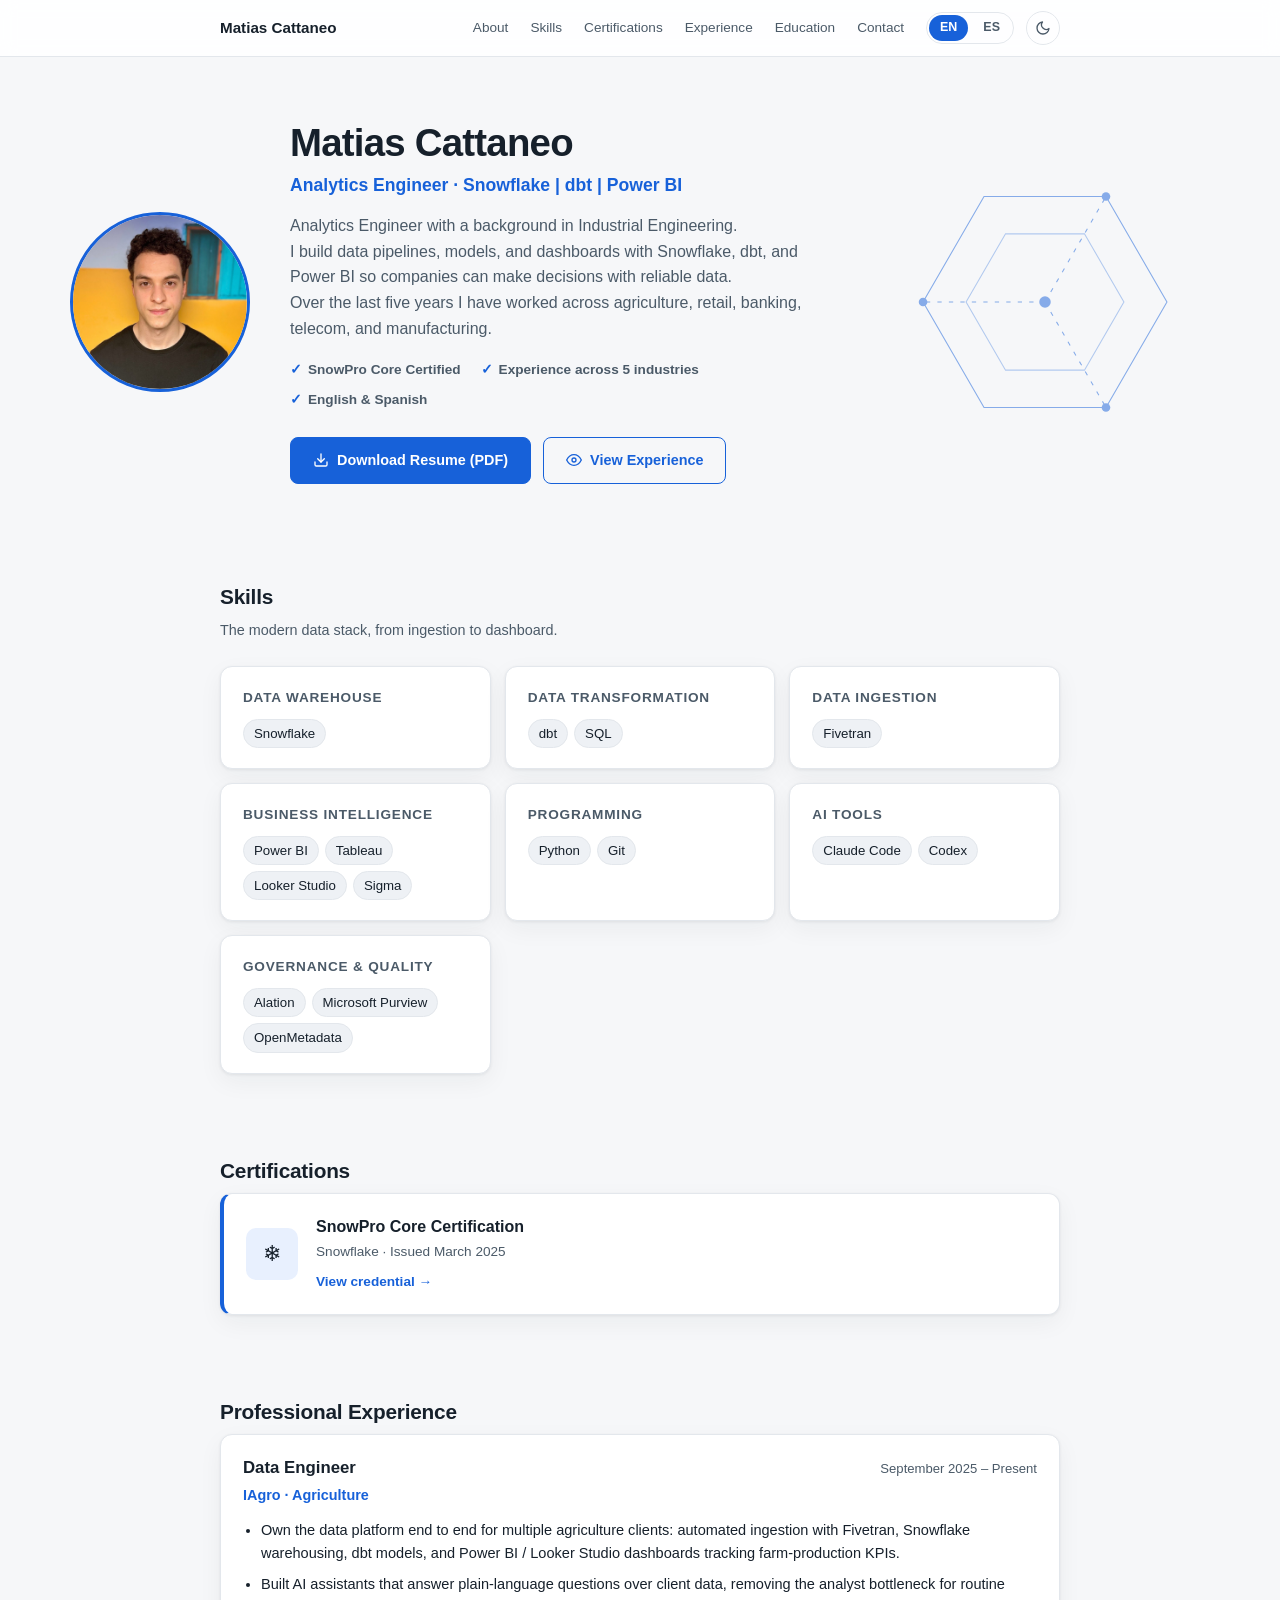
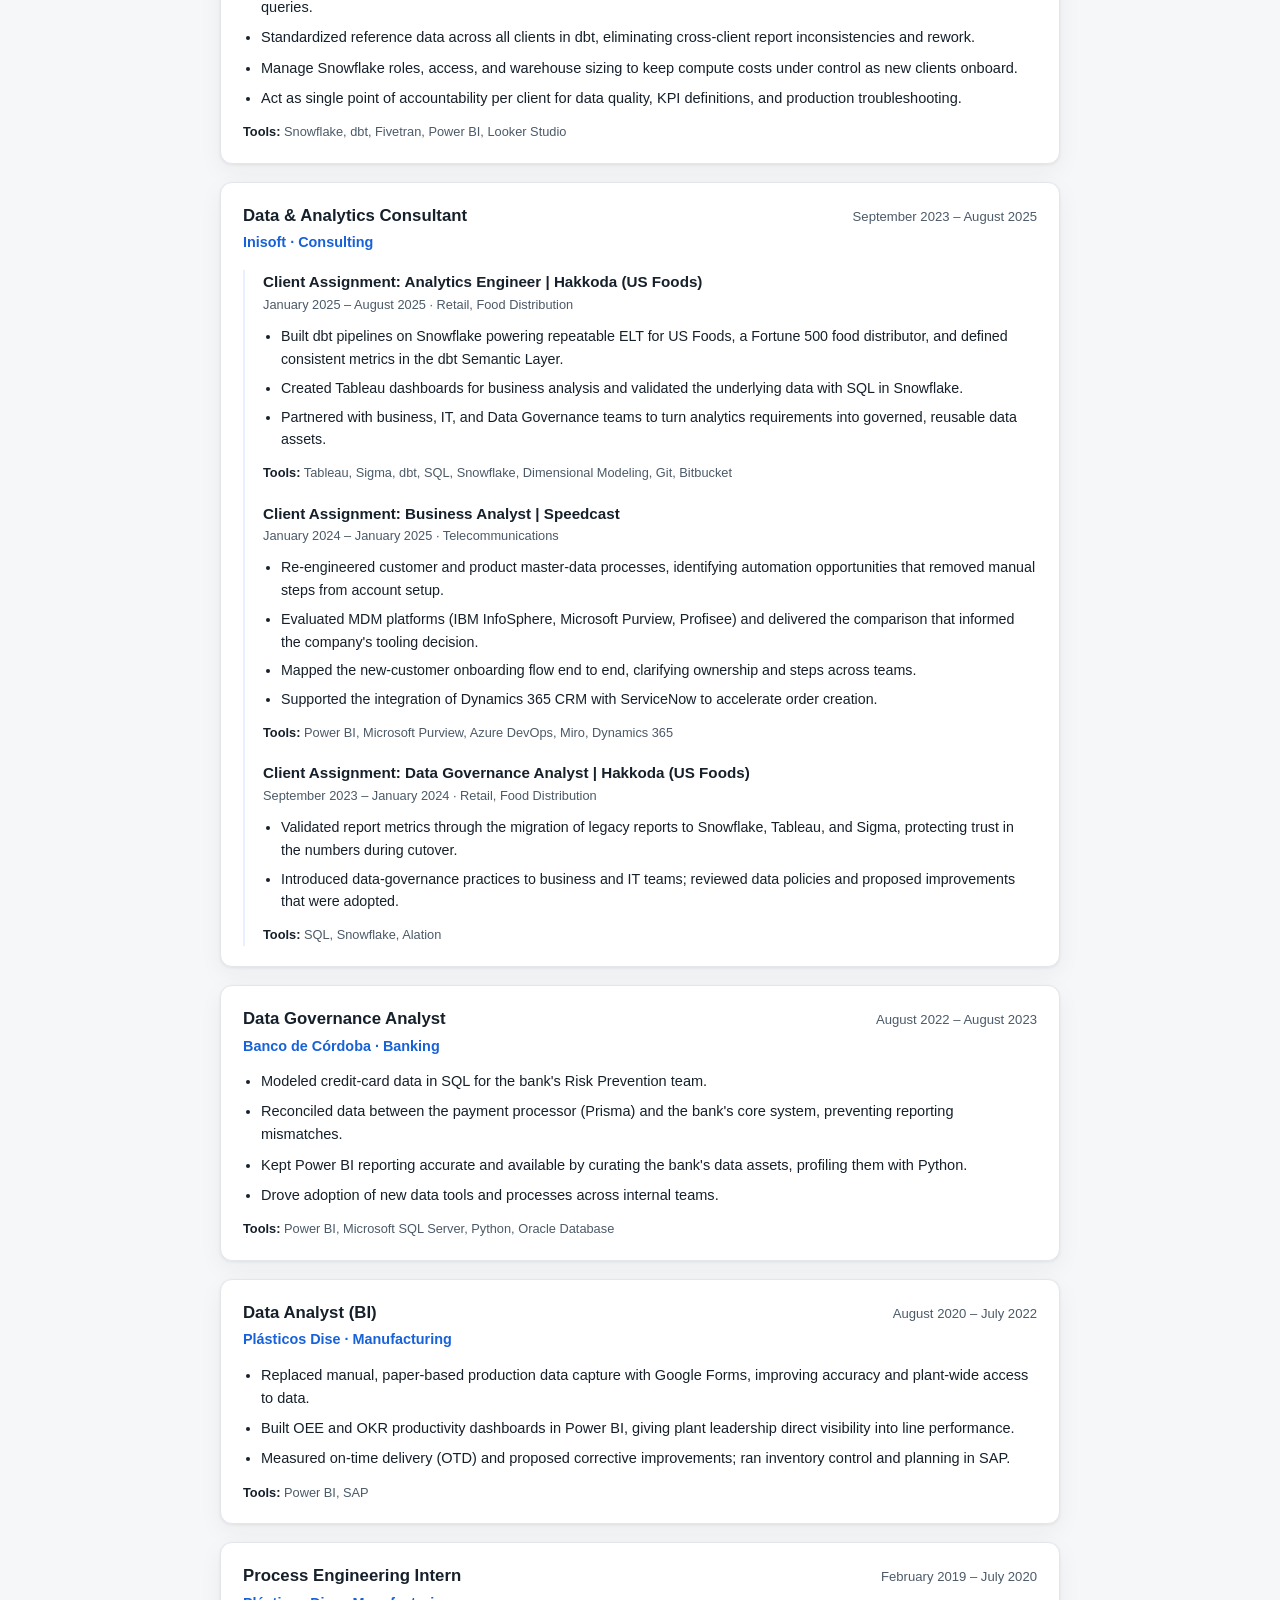
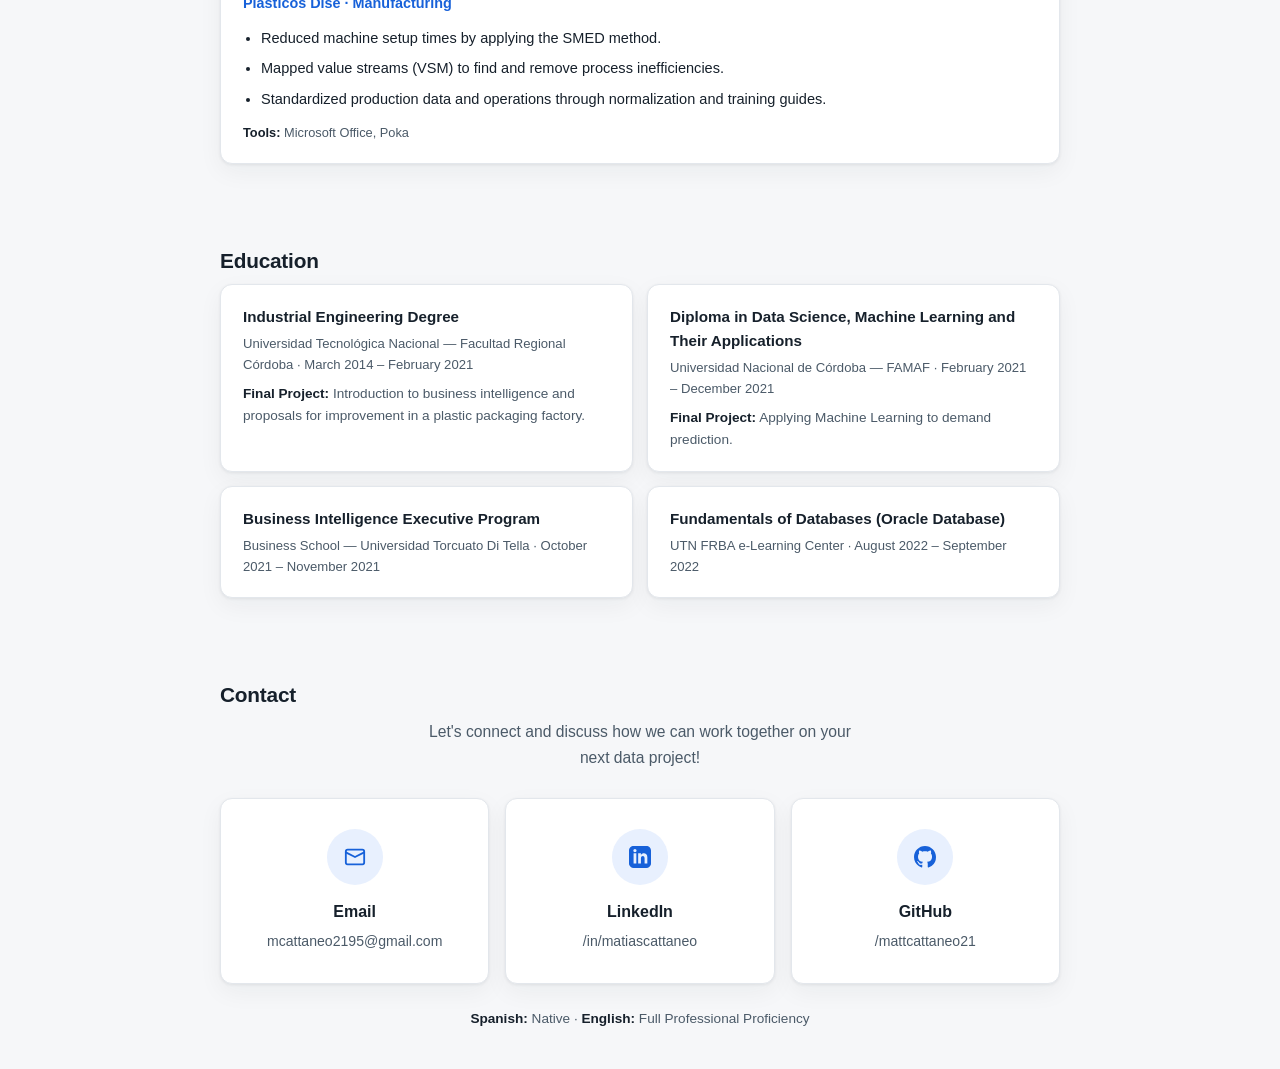
<file: index.html>
<!DOCTYPE html>
<html lang="en">
<head>
  <meta charset="UTF-8">
  <meta name="viewport" content="width=device-width, initial-scale=1.0">
  <title>Matias Cattaneo — Resume</title>
  <meta name="description" content="Analytics Engineer specialized in Snowflake, dbt, and Power BI. SnowPro Core certified. I build governed data pipelines, models, and dashboards across agriculture, retail, banking, telecom, and manufacturing.">
  <meta property="og:title" content="Matias Cattaneo — Analytics Engineer">
  <meta property="og:description" content="Snowflake · dbt · Power BI. SnowPro Core certified Analytics Engineer building data pipelines and dashboards companies can trust.">
  <meta property="og:type" content="website">
  <link rel="alternate" hreflang="en" href="./">
  <link rel="alternate" hreflang="es" href="es/">
  <link rel="icon" type="image/png" href="favicon.png">
  <meta name="color-scheme" content="light dark">
  <script>
    // Resolve theme before first paint to avoid a flash of the wrong scheme.
    (function () {
      var theme;
      try { theme = localStorage.getItem('theme'); } catch (e) {}
      if (theme !== 'light' && theme !== 'dark') {
        theme = window.matchMedia('(prefers-color-scheme: dark)').matches ? 'dark' : 'light';
      }
      document.documentElement.dataset.theme = theme;
    })();
  </script>
  <link rel="stylesheet" href="styles.css">
</head>
<body>
  <a class="skip-link" href="#main">Skip to content</a>

  <nav class="site-nav" aria-label="Main navigation">
    <div class="wrap">
      <a class="brand" href="#top">Matias Cattaneo</a>
      <ul class="nav-links">
        <li><a href="#about">About</a></li>
        <li><a href="#skills">Skills</a></li>
        <li><a href="#certifications">Certifications</a></li>
        <li><a href="#experience">Experience</a></li>
        <li><a href="#education">Education</a></li>
        <li><a href="#contact">Contact</a></li>
      </ul>
      <div class="lang-switch" aria-label="Language">
        <a class="lang-btn" href="./" aria-current="page">EN</a>
        <a class="lang-btn" href="es/" hreflang="es" lang="es">ES</a>
      </div>
      <button class="theme-toggle" type="button" id="theme-toggle" aria-label="Switch between dark and light mode">
        <svg class="icon-sun" viewBox="0 0 24 24" width="16" height="16" fill="none" stroke="currentColor" stroke-width="2" stroke-linecap="round" aria-hidden="true"><circle cx="12" cy="12" r="4"/><path d="M12 2v2M12 20v2M4.93 4.93l1.41 1.41M17.66 17.66l1.41 1.41M2 12h2M20 12h2M4.93 19.07l1.41-1.41M17.66 6.34l1.41-1.41"/></svg>
        <svg class="icon-moon" viewBox="0 0 24 24" width="16" height="16" fill="none" stroke="currentColor" stroke-width="2" stroke-linecap="round" stroke-linejoin="round" aria-hidden="true"><path d="M21 12.79A9 9 0 1 1 11.21 3 7 7 0 0 0 21 12.79z"/></svg>
      </button>
    </div>
  </nav>

  <main id="main">

    <!-- ===== Hero / About ===== -->
    <section class="hero" id="about" aria-labelledby="hero-name">
      <div class="wrap hero-grid" id="top">
        <div class="avatar" role="img" aria-label="Matias Cattaneo">
          <img src="assets/profile.jpg" alt="" onerror="this.remove()">
        </div>
        <div class="hero-copy">
          <h1 id="hero-name">Matias Cattaneo</h1>
          <p class="role">Analytics Engineer · Snowflake | dbt | Power BI</p>
          <p class="pitch">
            Analytics Engineer with a background in Industrial Engineering.<br>
            I build data pipelines, models, and dashboards with Snowflake, dbt, and Power BI so companies can make decisions with reliable data.<br>
            Over the last five years I have worked across agriculture, retail, banking, telecom, and manufacturing.
          </p>
          <ul class="proof-bar">
            <li>SnowPro Core Certified</li>
            <li>Experience across 5 industries</li>
            <li>English &amp; Spanish</li>
          </ul>
          <div class="hero-cta">
            <a class="btn btn-primary" href="CV_Matias_Cattaneo.pdf" download>
              <svg viewBox="0 0 24 24" width="16" height="16" fill="none" stroke="currentColor" stroke-width="2" stroke-linecap="round" stroke-linejoin="round" aria-hidden="true"><path d="M21 15v4a2 2 0 0 1-2 2H5a2 2 0 0 1-2-2v-4"/><polyline points="7 10 12 15 17 10"/><line x1="12" y1="15" x2="12" y2="3"/></svg>
              Download Resume (PDF)
            </a>
            <a class="btn btn-secondary" href="#experience">
              <svg viewBox="0 0 24 24" width="16" height="16" fill="none" stroke="currentColor" stroke-width="2" stroke-linecap="round" stroke-linejoin="round" aria-hidden="true"><path d="M1 12s4-8 11-8 11 8 11 8-4 8-11 8-11-8-11-8z"/><circle cx="12" cy="12" r="3"/></svg>
              View Experience
            </a>
          </div>
        </div>
        <svg class="hero-art" viewBox="0 0 460 460" xmlns="http://www.w3.org/2000/svg" aria-hidden="true" focusable="false">
          <g fill="none" stroke="currentColor" stroke-width="1.5">
            <polygon class="art-spin" points="400,230 315,377 145,377 60,230 145,83 315,83" />
            <polygon class="art-spin-rev" points="340,230 285,325 175,325 120,230 175,135 285,135" opacity="0.6" />
            <path class="art-flow" stroke-dasharray="6 10" d="M230 230 L315 83" />
            <path class="art-flow" stroke-dasharray="6 10" d="M230 230 L60 230" />
            <path class="art-flow" stroke-dasharray="6 10" d="M230 230 L315 377" />
          </g>
          <g fill="currentColor">
            <circle cx="230" cy="230" r="8" />
            <circle class="art-pulse" cx="315" cy="83" r="6" />
            <circle class="art-pulse-late" cx="60" cy="230" r="6" />
            <circle class="art-pulse" cx="315" cy="377" r="6" />
          </g>
        </svg>
      </div>
    </section>

    <!-- ===== Skills ===== -->
    <section id="skills" aria-labelledby="skills-title">
      <div class="wrap">
        <h2 class="section-title" id="skills-title">Skills</h2>
        <p class="section-sub">The modern data stack, from ingestion to dashboard.</p>
        <div class="skills-grid">
          <div class="card skill-card reveal">
            <h3>Data Warehouse</h3>
            <ul class="chips"><li>Snowflake</li></ul>
          </div>
          <div class="card skill-card reveal">
            <h3>Data Transformation</h3>
            <ul class="chips"><li>dbt</li><li>SQL</li></ul>
          </div>
          <div class="card skill-card reveal">
            <h3>Data Ingestion</h3>
            <ul class="chips"><li>Fivetran</li></ul>
          </div>
          <div class="card skill-card reveal">
            <h3>Business Intelligence</h3>
            <ul class="chips"><li>Power BI</li><li>Tableau</li><li>Looker Studio</li><li>Sigma</li></ul>
          </div>
          <div class="card skill-card reveal">
            <h3>Programming</h3>
            <ul class="chips"><li>Python</li><li>Git</li></ul>
          </div>
          <div class="card skill-card reveal">
            <h3>AI Tools</h3>
            <ul class="chips"><li>Claude Code</li><li>Codex</li></ul>
          </div>
          <div class="card skill-card reveal">
            <h3>Governance &amp; Quality</h3>
            <ul class="chips"><li>Alation</li><li>Microsoft Purview</li><li>OpenMetadata</li></ul>
          </div>
        </div>
      </div>
    </section>

    <!-- ===== Certifications ===== -->
    <section id="certifications" aria-labelledby="cert-title">
      <div class="wrap">
        <h2 class="section-title" id="cert-title">Certifications</h2>
        <div class="card cert-card reveal">
          <div class="cert-badge" aria-hidden="true">❄</div>
          <div>
            <h3>SnowPro Core Certification</h3>
            <p class="meta">Snowflake · Issued March 2025</p>
            <a class="cert-link" href="https://achieve.snowflake.com/28c1f5fc-b68b-4dea-9faf-e282e748a96b#acc.XBHFcNiZ" target="_blank" rel="noopener">View credential →</a>
          </div>
        </div>
      </div>
    </section>

    <!-- ===== Experience ===== -->
    <section id="experience" aria-labelledby="exp-title">
      <div class="wrap">
        <h2 class="section-title" id="exp-title">Professional Experience</h2>

        <article class="card job reveal">
          <div class="job-head">
            <h3>Data Engineer</h3>
            <span class="dates">September 2025 – Present</span>
          </div>
          <p class="org">IAgro · Agriculture</p>
          <ul>
            <li>Own the data platform end to end for multiple agriculture clients: automated ingestion with Fivetran, Snowflake warehousing, dbt models, and Power BI / Looker Studio dashboards tracking farm-production KPIs.</li>
            <li>Built AI assistants that answer plain-language questions over client data, removing the analyst bottleneck for routine queries.</li>
            <li>Standardized reference data across all clients in dbt, eliminating cross-client report inconsistencies and rework.</li>
            <li>Manage Snowflake roles, access, and warehouse sizing to keep compute costs under control as new clients onboard.</li>
            <li>Act as single point of accountability per client for data quality, KPI definitions, and production troubleshooting.</li>
          </ul>
          <p class="tags"><b>Tools:</b> Snowflake, dbt, Fivetran, Power BI, Looker Studio</p>
        </article>

        <article class="card job reveal">
          <div class="job-head">
            <h3>Data &amp; Analytics Consultant</h3>
            <span class="dates">September 2023 – August 2025</span>
          </div>
          <p class="org">Inisoft · Consulting</p>
          <div class="engagements">

            <div class="engagement">
              <h4>Client Assignment: Analytics Engineer | Hakkoda (US Foods)</h4>
              <p class="dates">January 2025 – August 2025 · Retail, Food Distribution</p>
              <ul>
                <li>Built dbt pipelines on Snowflake powering repeatable ELT for US Foods, a Fortune 500 food distributor, and defined consistent metrics in the dbt Semantic Layer.</li>
                <li>Created Tableau dashboards for business analysis and validated the underlying data with SQL in Snowflake.</li>
                <li>Partnered with business, IT, and Data Governance teams to turn analytics requirements into governed, reusable data assets.</li>
              </ul>
              <p class="tags"><b>Tools:</b> Tableau, Sigma, dbt, SQL, Snowflake, Dimensional Modeling, Git, Bitbucket</p>
            </div>

            <div class="engagement">
              <h4>Client Assignment: Business Analyst | Speedcast</h4>
              <p class="dates">January 2024 – January 2025 · Telecommunications</p>
              <ul>
                <li>Re-engineered customer and product master-data processes, identifying automation opportunities that removed manual steps from account setup.</li>
                <li>Evaluated MDM platforms (IBM InfoSphere, Microsoft Purview, Profisee) and delivered the comparison that informed the company's tooling decision.</li>
                <li>Mapped the new-customer onboarding flow end to end, clarifying ownership and steps across teams.</li>
                <li>Supported the integration of Dynamics 365 CRM with ServiceNow to accelerate order creation.</li>
              </ul>
              <p class="tags"><b>Tools:</b> Power BI, Microsoft Purview, Azure DevOps, Miro, Dynamics 365</p>
            </div>

            <div class="engagement">
              <h4>Client Assignment: Data Governance Analyst | Hakkoda (US Foods)</h4>
              <p class="dates">September 2023 – January 2024 · Retail, Food Distribution</p>
              <ul>
                <li>Validated report metrics through the migration of legacy reports to Snowflake, Tableau, and Sigma, protecting trust in the numbers during cutover.</li>
                <li>Introduced data-governance practices to business and IT teams; reviewed data policies and proposed improvements that were adopted.</li>
              </ul>
              <p class="tags"><b>Tools:</b> SQL, Snowflake, Alation</p>
            </div>

          </div>
        </article>

        <article class="card job reveal">
          <div class="job-head">
            <h3>Data Governance Analyst</h3>
            <span class="dates">August 2022 – August 2023</span>
          </div>
          <p class="org">Banco de Córdoba · Banking</p>
          <ul>
            <li>Modeled credit-card data in SQL for the bank's Risk Prevention team.</li>
            <li>Reconciled data between the payment processor (Prisma) and the bank's core system, preventing reporting mismatches.</li>
            <li>Kept Power BI reporting accurate and available by curating the bank's data assets, profiling them with Python.</li>
            <li>Drove adoption of new data tools and processes across internal teams.</li>
          </ul>
          <p class="tags"><b>Tools:</b> Power BI, Microsoft SQL Server, Python, Oracle Database</p>
        </article>

        <article class="card job reveal">
          <div class="job-head">
            <h3>Data Analyst (BI)</h3>
            <span class="dates">August 2020 – July 2022</span>
          </div>
          <p class="org">Plásticos Dise · Manufacturing</p>
          <ul>
            <li>Replaced manual, paper-based production data capture with Google Forms, improving accuracy and plant-wide access to data.</li>
            <li>Built OEE and OKR productivity dashboards in Power BI, giving plant leadership direct visibility into line performance.</li>
            <li>Measured on-time delivery (OTD) and proposed corrective improvements; ran inventory control and planning in SAP.</li>
          </ul>
          <p class="tags"><b>Tools:</b> Power BI, SAP</p>
        </article>

        <article class="card job reveal">
          <div class="job-head">
            <h3>Process Engineering Intern</h3>
            <span class="dates">February 2019 – July 2020</span>
          </div>
          <p class="org">Plásticos Dise · Manufacturing</p>
          <ul>
            <li>Reduced machine setup times by applying the SMED method.</li>
            <li>Mapped value streams (VSM) to find and remove process inefficiencies.</li>
            <li>Standardized production data and operations through normalization and training guides.</li>
          </ul>
          <p class="tags"><b>Tools:</b> Microsoft Office, Poka</p>
        </article>

      </div>
    </section>

    <!-- ===== Education ===== -->
    <section id="education" aria-labelledby="edu-title">
      <div class="wrap">
        <h2 class="section-title" id="edu-title">Education</h2>
        <div class="edu-grid">
          <div class="card edu-card reveal">
            <h3>Industrial Engineering Degree</h3>
            <p class="meta">Universidad Tecnológica Nacional — Facultad Regional Córdoba · March 2014 – February 2021</p>
            <p class="note"><b>Final Project:</b> Introduction to business intelligence and proposals for improvement in a plastic packaging factory.</p>
          </div>
          <div class="card edu-card reveal">
            <h3>Diploma in Data Science, Machine Learning and Their Applications</h3>
            <p class="meta">Universidad Nacional de Córdoba — FAMAF · February 2021 – December 2021</p>
            <p class="note"><b>Final Project:</b> Applying Machine Learning to demand prediction.</p>
          </div>
          <div class="card edu-card reveal">
            <h3>Business Intelligence Executive Program</h3>
            <p class="meta">Business School — Universidad Torcuato Di Tella · October 2021 – November 2021</p>
          </div>
          <div class="card edu-card reveal">
            <h3>Fundamentals of Databases (Oracle Database)</h3>
            <p class="meta">UTN FRBA e-Learning Center · August 2022 – September 2022</p>
          </div>
        </div>
      </div>
    </section>

    <!-- ===== Contact ===== -->
    <section id="contact" aria-labelledby="contact-title">
      <div class="wrap">
        <h2 class="section-title" id="contact-title">Contact</h2>
        <p class="contact-lead">Let's connect and discuss how we can work together on your next data project!</p>
        <div class="contact-grid">
          <a class="card contact-tile reveal" href="mailto:mcattaneo2195@gmail.com">
            <span class="tile-icon" aria-hidden="true">
              <svg viewBox="0 0 24 24" width="22" height="22" fill="none" stroke="currentColor" stroke-width="2" stroke-linecap="round" stroke-linejoin="round"><rect x="2" y="4" width="20" height="16" rx="2"/><path d="m22 7-10 5L2 7"/></svg>
            </span>
            <span class="tile-label">Email</span>
            <span class="tile-value">mcattaneo2195@gmail.com</span>
          </a>
          <a class="card contact-tile reveal" href="https://linkedin.com/in/matiascattaneo" target="_blank" rel="noopener">
            <span class="tile-icon" aria-hidden="true">
              <svg viewBox="0 0 24 24" width="22" height="22" fill="currentColor"><path d="M19 0h-14c-2.76 0-5 2.24-5 5v14c0 2.76 2.24 5 5 5h14c2.76 0 5-2.24 5-5v-14c0-2.76-2.24-5-5-5zm-11 19h-3v-11h3v11zm-1.5-12.27c-.97 0-1.75-.79-1.75-1.76s.78-1.76 1.75-1.76 1.75.79 1.75 1.76-.78 1.76-1.75 1.76zm13.5 12.27h-3v-5.6c0-3.37-4-3.11-4 0v5.6h-3v-11h3v1.76c1.4-2.59 7-2.78 7 2.48v6.76z"/></svg>
            </span>
            <span class="tile-label">LinkedIn</span>
            <span class="tile-value">/in/matiascattaneo</span>
          </a>
          <a class="card contact-tile reveal" href="https://github.com/mattcattaneo21" target="_blank" rel="noopener">
            <span class="tile-icon" aria-hidden="true">
              <svg viewBox="0 0 16 16" width="22" height="22" fill="currentColor"><path d="M8 0C3.58 0 0 3.58 0 8c0 3.54 2.29 6.53 5.47 7.59.4.07.55-.17.55-.38 0-.19-.01-.82-.01-1.49-2.01.37-2.53-.49-2.69-.94-.09-.23-.48-.94-.82-1.13-.28-.15-.68-.52-.01-.53.63-.01 1.08.58 1.23.82.72 1.21 1.87.87 2.33.66.07-.52.28-.87.51-1.07-1.78-.2-3.64-.89-3.64-3.95 0-.87.31-1.59.82-2.15-.08-.2-.36-1.02.08-2.12 0 0 .67-.21 2.2.82.64-.18 1.32-.27 2-.27s1.36.09 2 .27c1.53-1.04 2.2-.82 2.2-.82.44 1.1.16 1.92.08 2.12.51.56.82 1.27.82 2.15 0 3.07-1.87 3.75-3.65 3.95.29.25.54.73.54 1.48 0 1.07-.01 1.93-.01 2.2 0 .21.15.46.55.38A8.01 8.01 0 0 0 16 8c0-4.42-3.58-8-8-8z"/></svg>
            </span>
            <span class="tile-label">GitHub</span>
            <span class="tile-value">/mattcattaneo21</span>
          </a>
        </div>
        <p class="languages"><b>Spanish:</b> Native · <b>English:</b> Full Professional Proficiency</p>
      </div>
    </section>

  </main>

  <script src="app.js"></script>
</body>
</html>
</file>
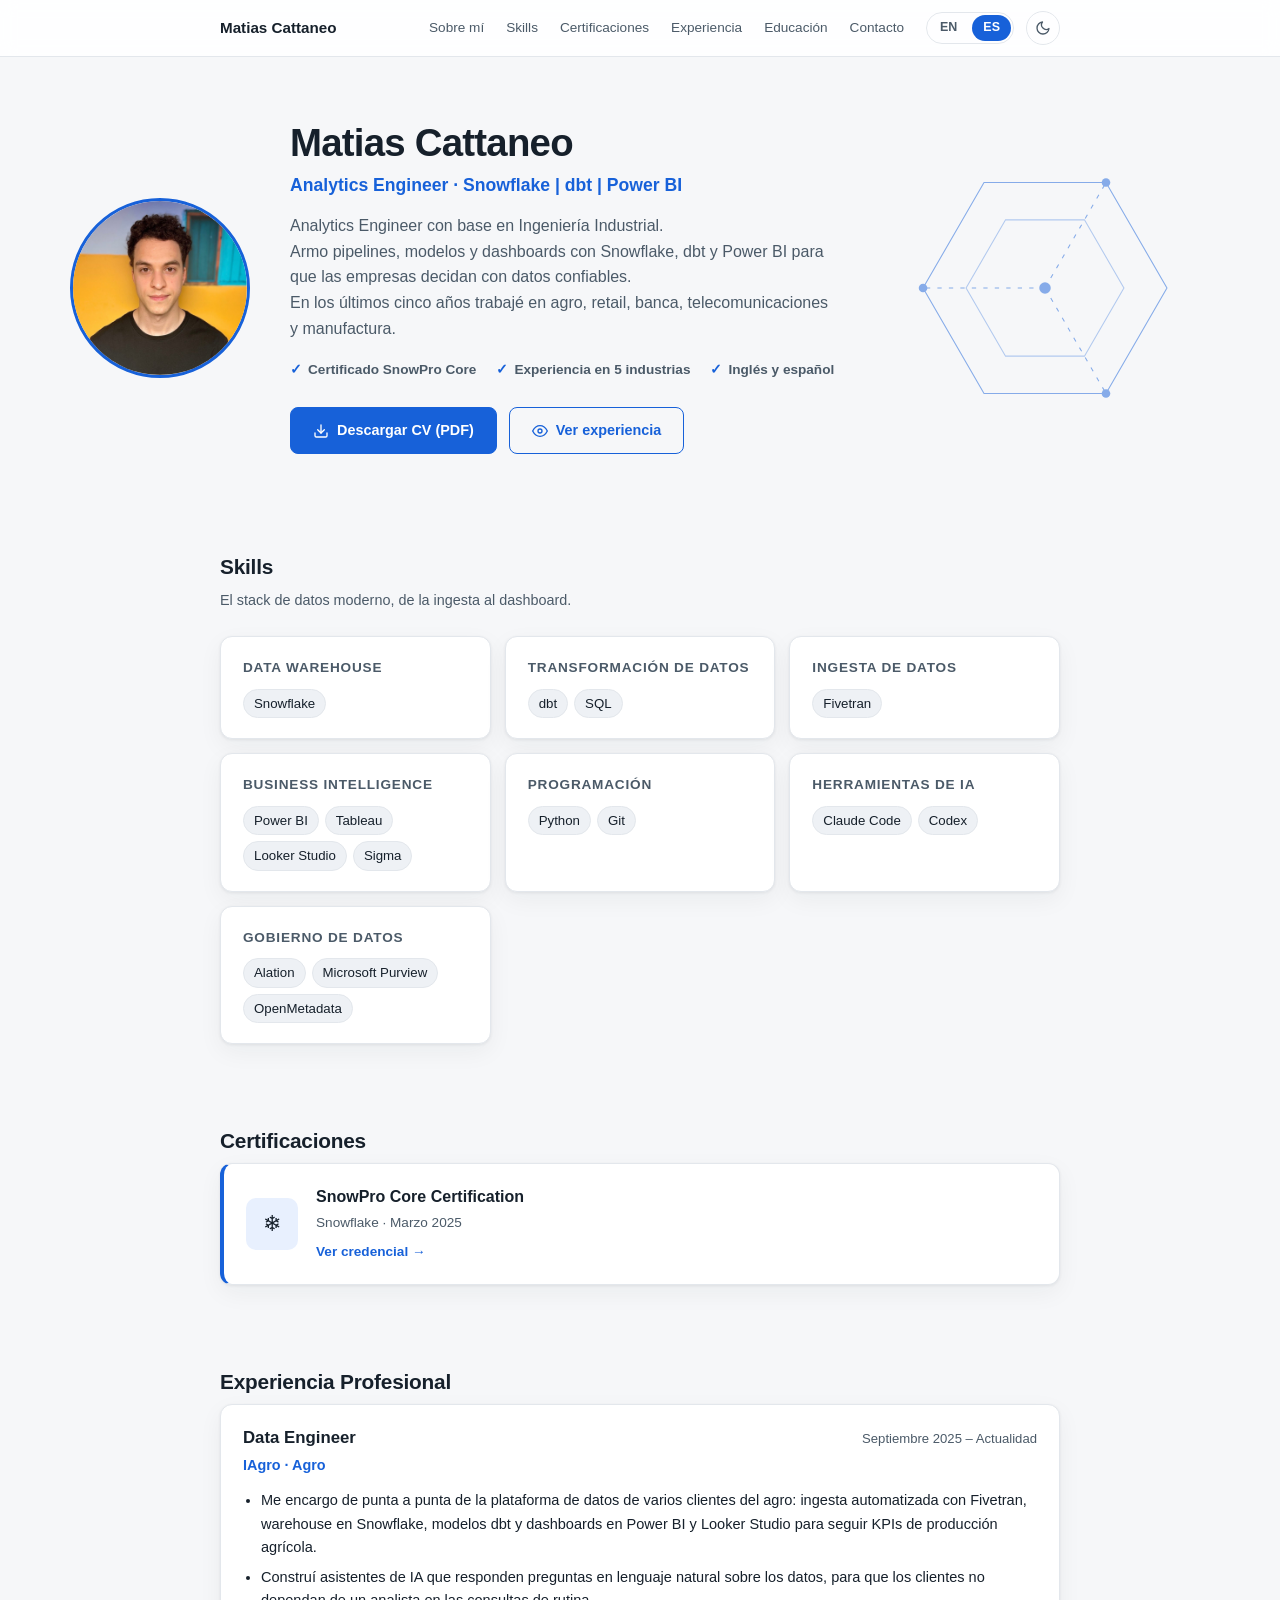
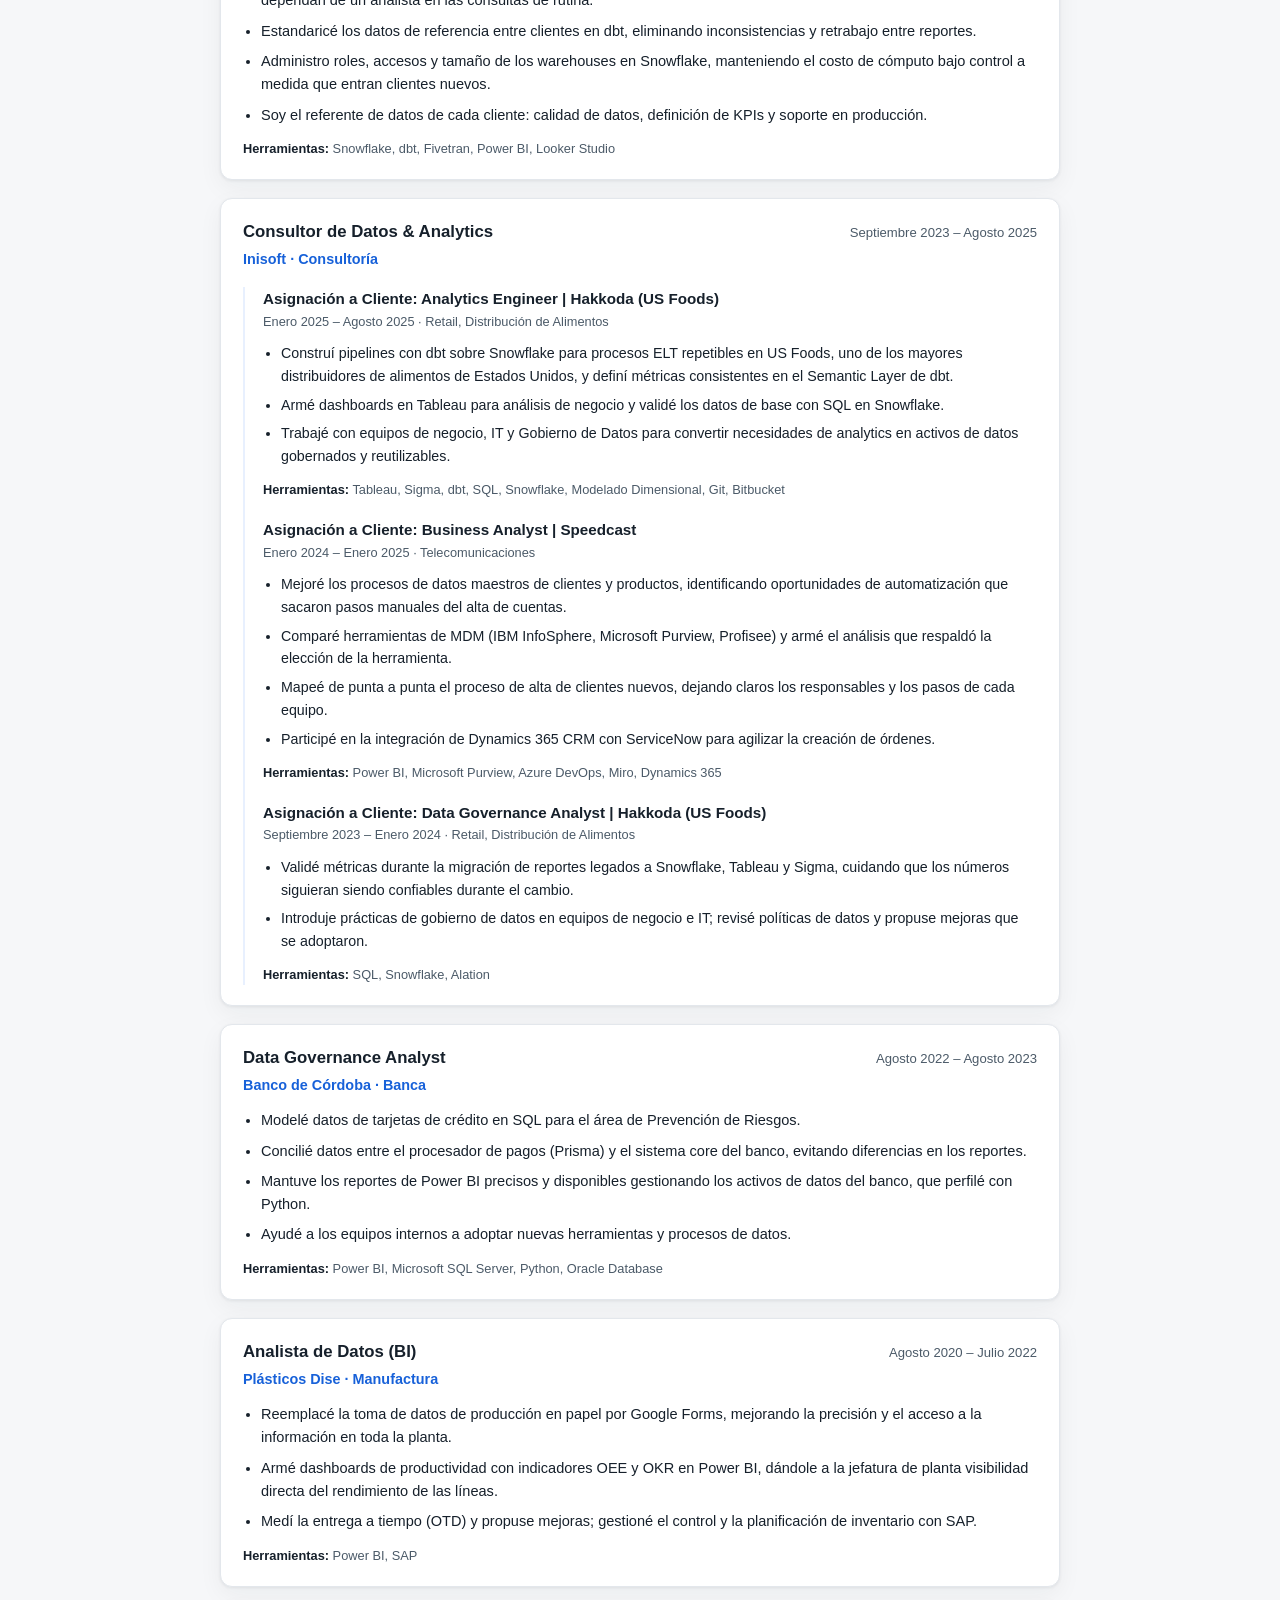
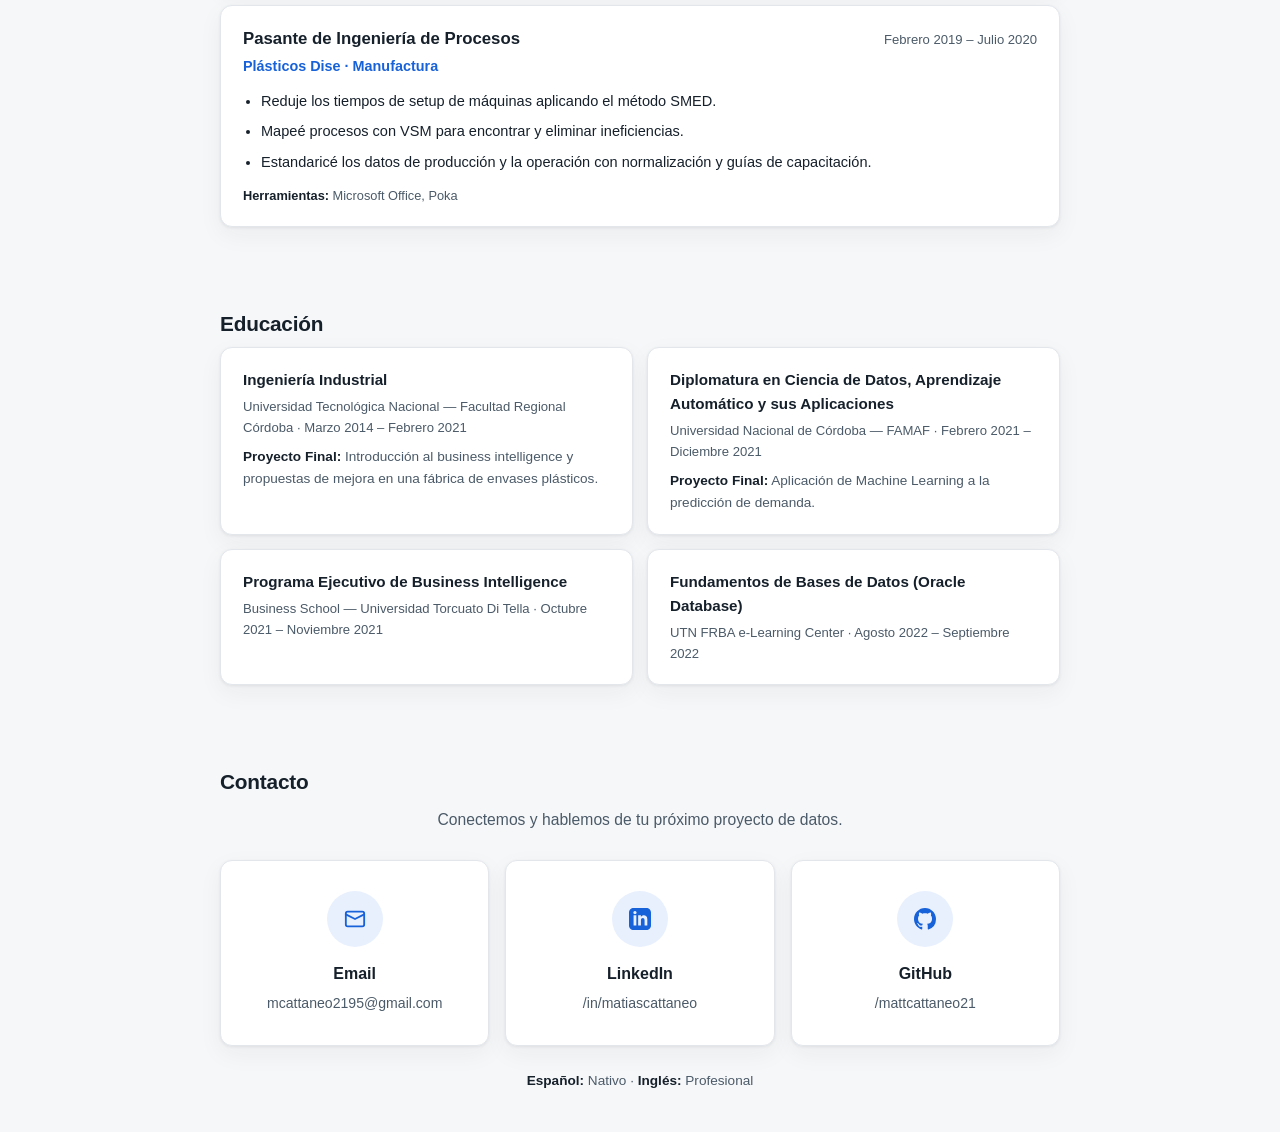
<file: es/index.html>
<!DOCTYPE html>
<html lang="es">
<head>
  <meta charset="UTF-8">
  <meta name="viewport" content="width=device-width, initial-scale=1.0">
  <title>Matias Cattaneo — Resume</title>
  <meta name="description" content="Analytics Engineer con base en Ingeniería Industrial. Armo pipelines, modelos y dashboards con Snowflake, dbt y Power BI para que las empresas decidan con datos confiables.">
  <meta property="og:title" content="Matias Cattaneo — Analytics Engineer">
  <meta property="og:description" content="Snowflake · dbt · Power BI. Analytics Engineer certificado SnowPro Core.">
  <meta property="og:type" content="website">
  <link rel="alternate" hreflang="en" href="../">
  <link rel="alternate" hreflang="es" href="./">
  <link rel="icon" type="image/png" href="../favicon.png">
  <meta name="color-scheme" content="light dark">
  <script>
    // Resolve theme before first paint to avoid a flash of the wrong scheme.
    (function () {
      var theme;
      try { theme = localStorage.getItem('theme'); } catch (e) {}
      if (theme !== 'light' && theme !== 'dark') {
        theme = window.matchMedia('(prefers-color-scheme: dark)').matches ? 'dark' : 'light';
      }
      document.documentElement.dataset.theme = theme;
    })();
  </script>
  <link rel="stylesheet" href="../styles.css">
</head>
<body>
  <a class="skip-link" href="#main">Saltar al contenido</a>

  <nav class="site-nav" aria-label="Navegación principal">
    <div class="wrap">
      <a class="brand" href="#top">Matias Cattaneo</a>
      <ul class="nav-links">
        <li><a href="#about">Sobre mí</a></li>
        <li><a href="#skills">Skills</a></li>
        <li><a href="#certifications">Certificaciones</a></li>
        <li><a href="#experience">Experiencia</a></li>
        <li><a href="#education">Educación</a></li>
        <li><a href="#contact">Contacto</a></li>
      </ul>
      <div class="lang-switch" aria-label="Idioma">
        <a class="lang-btn" href="../" hreflang="en" lang="en">EN</a>
        <a class="lang-btn" href="./" aria-current="page">ES</a>
      </div>
      <button class="theme-toggle" type="button" id="theme-toggle" aria-label="Cambiar entre modo oscuro y claro">
        <svg class="icon-sun" viewBox="0 0 24 24" width="16" height="16" fill="none" stroke="currentColor" stroke-width="2" stroke-linecap="round" aria-hidden="true"><circle cx="12" cy="12" r="4"/><path d="M12 2v2M12 20v2M4.93 4.93l1.41 1.41M17.66 17.66l1.41 1.41M2 12h2M20 12h2M4.93 19.07l1.41-1.41M17.66 6.34l1.41-1.41"/></svg>
        <svg class="icon-moon" viewBox="0 0 24 24" width="16" height="16" fill="none" stroke="currentColor" stroke-width="2" stroke-linecap="round" stroke-linejoin="round" aria-hidden="true"><path d="M21 12.79A9 9 0 1 1 11.21 3 7 7 0 0 0 21 12.79z"/></svg>
      </button>
    </div>
  </nav>

  <main id="main">

    <!-- ===== Hero / Sobre mí ===== -->
    <section class="hero" id="about" aria-labelledby="hero-name">
      <div class="wrap hero-grid" id="top">
        <div class="avatar" role="img" aria-label="Matias Cattaneo">
          <img src="../assets/profile.jpg" alt="" onerror="this.remove()">
        </div>
        <div class="hero-copy">
          <h1 id="hero-name">Matias Cattaneo</h1>
          <p class="role">Analytics Engineer · Snowflake | dbt | Power BI</p>
          <p class="pitch">
            Analytics Engineer con base en Ingeniería Industrial.<br>
            Armo pipelines, modelos y dashboards con Snowflake, dbt y Power BI para que las empresas decidan con datos confiables.<br>
            En los últimos cinco años trabajé en agro, retail, banca, telecomunicaciones y manufactura.
          </p>
          <ul class="proof-bar">
            <li>Certificado SnowPro Core</li>
            <li>Experiencia en 5 industrias</li>
            <li>Inglés y español</li>
          </ul>
          <div class="hero-cta">
            <a class="btn btn-primary" href="../CV_Matias_Cattaneo_ES.pdf" download>
              <svg viewBox="0 0 24 24" width="16" height="16" fill="none" stroke="currentColor" stroke-width="2" stroke-linecap="round" stroke-linejoin="round" aria-hidden="true"><path d="M21 15v4a2 2 0 0 1-2 2H5a2 2 0 0 1-2-2v-4"/><polyline points="7 10 12 15 17 10"/><line x1="12" y1="15" x2="12" y2="3"/></svg>
              Descargar CV (PDF)
            </a>
            <a class="btn btn-secondary" href="#experience">
              <svg viewBox="0 0 24 24" width="16" height="16" fill="none" stroke="currentColor" stroke-width="2" stroke-linecap="round" stroke-linejoin="round" aria-hidden="true"><path d="M1 12s4-8 11-8 11 8 11 8-4 8-11 8-11-8-11-8z"/><circle cx="12" cy="12" r="3"/></svg>
              Ver experiencia
            </a>
          </div>
        </div>
        <svg class="hero-art" viewBox="0 0 460 460" xmlns="http://www.w3.org/2000/svg" aria-hidden="true" focusable="false">
          <g fill="none" stroke="currentColor" stroke-width="1.5">
            <polygon class="art-spin" points="400,230 315,377 145,377 60,230 145,83 315,83" />
            <polygon class="art-spin-rev" points="340,230 285,325 175,325 120,230 175,135 285,135" opacity="0.6" />
            <path class="art-flow" stroke-dasharray="6 10" d="M230 230 L315 83" />
            <path class="art-flow" stroke-dasharray="6 10" d="M230 230 L60 230" />
            <path class="art-flow" stroke-dasharray="6 10" d="M230 230 L315 377" />
          </g>
          <g fill="currentColor">
            <circle cx="230" cy="230" r="8" />
            <circle class="art-pulse" cx="315" cy="83" r="6" />
            <circle class="art-pulse-late" cx="60" cy="230" r="6" />
            <circle class="art-pulse" cx="315" cy="377" r="6" />
          </g>
        </svg>
      </div>
    </section>

    <!-- ===== Skills ===== -->
    <section id="skills" aria-labelledby="skills-title">
      <div class="wrap">
        <h2 class="section-title" id="skills-title">Skills</h2>
        <p class="section-sub">El stack de datos moderno, de la ingesta al dashboard.</p>
        <div class="skills-grid">
          <div class="card skill-card reveal">
            <h3>Data Warehouse</h3>
            <ul class="chips"><li>Snowflake</li></ul>
          </div>
          <div class="card skill-card reveal">
            <h3>Transformación de Datos</h3>
            <ul class="chips"><li>dbt</li><li>SQL</li></ul>
          </div>
          <div class="card skill-card reveal">
            <h3>Ingesta de Datos</h3>
            <ul class="chips"><li>Fivetran</li></ul>
          </div>
          <div class="card skill-card reveal">
            <h3>Business Intelligence</h3>
            <ul class="chips"><li>Power BI</li><li>Tableau</li><li>Looker Studio</li><li>Sigma</li></ul>
          </div>
          <div class="card skill-card reveal">
            <h3>Programación</h3>
            <ul class="chips"><li>Python</li><li>Git</li></ul>
          </div>
          <div class="card skill-card reveal">
            <h3>Herramientas de IA</h3>
            <ul class="chips"><li>Claude Code</li><li>Codex</li></ul>
          </div>
          <div class="card skill-card reveal">
            <h3>Gobierno de Datos</h3>
            <ul class="chips"><li>Alation</li><li>Microsoft Purview</li><li>OpenMetadata</li></ul>
          </div>
        </div>
      </div>
    </section>

    <!-- ===== Certificaciones ===== -->
    <section id="certifications" aria-labelledby="cert-title">
      <div class="wrap">
        <h2 class="section-title" id="cert-title">Certificaciones</h2>
        <div class="card cert-card reveal">
          <div class="cert-badge" aria-hidden="true">❄</div>
          <div>
            <h3>SnowPro Core Certification</h3>
            <p class="meta">Snowflake · Marzo 2025</p>
            <a class="cert-link" href="https://achieve.snowflake.com/28c1f5fc-b68b-4dea-9faf-e282e748a96b#acc.XBHFcNiZ" target="_blank" rel="noopener">Ver credencial →</a>
          </div>
        </div>
      </div>
    </section>

    <!-- ===== Experiencia ===== -->
    <section id="experience" aria-labelledby="exp-title">
      <div class="wrap">
        <h2 class="section-title" id="exp-title">Experiencia Profesional</h2>

        <article class="card job reveal">
          <div class="job-head">
            <h3>Data Engineer</h3>
            <span class="dates">Septiembre 2025 – Actualidad</span>
          </div>
          <p class="org">IAgro · Agro</p>
          <ul>
            <li>Me encargo de punta a punta de la plataforma de datos de varios clientes del agro: ingesta automatizada con Fivetran, warehouse en Snowflake, modelos dbt y dashboards en Power BI y Looker Studio para seguir KPIs de producción agrícola.</li>
            <li>Construí asistentes de IA que responden preguntas en lenguaje natural sobre los datos, para que los clientes no dependan de un analista en las consultas de rutina.</li>
            <li>Estandaricé los datos de referencia entre clientes en dbt, eliminando inconsistencias y retrabajo entre reportes.</li>
            <li>Administro roles, accesos y tamaño de los warehouses en Snowflake, manteniendo el costo de cómputo bajo control a medida que entran clientes nuevos.</li>
            <li>Soy el referente de datos de cada cliente: calidad de datos, definición de KPIs y soporte en producción.</li>
          </ul>
          <p class="tags"><b>Herramientas:</b> Snowflake, dbt, Fivetran, Power BI, Looker Studio</p>
        </article>

        <article class="card job reveal">
          <div class="job-head">
            <h3>Consultor de Datos &amp; Analytics</h3>
            <span class="dates">Septiembre 2023 – Agosto 2025</span>
          </div>
          <p class="org">Inisoft · Consultoría</p>
          <div class="engagements">

            <div class="engagement">
              <h4>Asignación a Cliente: Analytics Engineer | Hakkoda (US Foods)</h4>
              <p class="dates">Enero 2025 – Agosto 2025 · Retail, Distribución de Alimentos</p>
              <ul>
                <li>Construí pipelines con dbt sobre Snowflake para procesos ELT repetibles en US Foods, uno de los mayores distribuidores de alimentos de Estados Unidos, y definí métricas consistentes en el Semantic Layer de dbt.</li>
                <li>Armé dashboards en Tableau para análisis de negocio y validé los datos de base con SQL en Snowflake.</li>
                <li>Trabajé con equipos de negocio, IT y Gobierno de Datos para convertir necesidades de analytics en activos de datos gobernados y reutilizables.</li>
              </ul>
              <p class="tags"><b>Herramientas:</b> Tableau, Sigma, dbt, SQL, Snowflake, Modelado Dimensional, Git, Bitbucket</p>
            </div>

            <div class="engagement">
              <h4>Asignación a Cliente: Business Analyst | Speedcast</h4>
              <p class="dates">Enero 2024 – Enero 2025 · Telecomunicaciones</p>
              <ul>
                <li>Mejoré los procesos de datos maestros de clientes y productos, identificando oportunidades de automatización que sacaron pasos manuales del alta de cuentas.</li>
                <li>Comparé herramientas de MDM (IBM InfoSphere, Microsoft Purview, Profisee) y armé el análisis que respaldó la elección de la herramienta.</li>
                <li>Mapeé de punta a punta el proceso de alta de clientes nuevos, dejando claros los responsables y los pasos de cada equipo.</li>
                <li>Participé en la integración de Dynamics 365 CRM con ServiceNow para agilizar la creación de órdenes.</li>
              </ul>
              <p class="tags"><b>Herramientas:</b> Power BI, Microsoft Purview, Azure DevOps, Miro, Dynamics 365</p>
            </div>

            <div class="engagement">
              <h4>Asignación a Cliente: Data Governance Analyst | Hakkoda (US Foods)</h4>
              <p class="dates">Septiembre 2023 – Enero 2024 · Retail, Distribución de Alimentos</p>
              <ul>
                <li>Validé métricas durante la migración de reportes legados a Snowflake, Tableau y Sigma, cuidando que los números siguieran siendo confiables durante el cambio.</li>
                <li>Introduje prácticas de gobierno de datos en equipos de negocio e IT; revisé políticas de datos y propuse mejoras que se adoptaron.</li>
              </ul>
              <p class="tags"><b>Herramientas:</b> SQL, Snowflake, Alation</p>
            </div>

          </div>
        </article>

        <article class="card job reveal">
          <div class="job-head">
            <h3>Data Governance Analyst</h3>
            <span class="dates">Agosto 2022 – Agosto 2023</span>
          </div>
          <p class="org">Banco de Córdoba · Banca</p>
          <ul>
            <li>Modelé datos de tarjetas de crédito en SQL para el área de Prevención de Riesgos.</li>
            <li>Concilié datos entre el procesador de pagos (Prisma) y el sistema core del banco, evitando diferencias en los reportes.</li>
            <li>Mantuve los reportes de Power BI precisos y disponibles gestionando los activos de datos del banco, que perfilé con Python.</li>
            <li>Ayudé a los equipos internos a adoptar nuevas herramientas y procesos de datos.</li>
          </ul>
          <p class="tags"><b>Herramientas:</b> Power BI, Microsoft SQL Server, Python, Oracle Database</p>
        </article>

        <article class="card job reveal">
          <div class="job-head">
            <h3>Analista de Datos (BI)</h3>
            <span class="dates">Agosto 2020 – Julio 2022</span>
          </div>
          <p class="org">Plásticos Dise · Manufactura</p>
          <ul>
            <li>Reemplacé la toma de datos de producción en papel por Google Forms, mejorando la precisión y el acceso a la información en toda la planta.</li>
            <li>Armé dashboards de productividad con indicadores OEE y OKR en Power BI, dándole a la jefatura de planta visibilidad directa del rendimiento de las líneas.</li>
            <li>Medí la entrega a tiempo (OTD) y propuse mejoras; gestioné el control y la planificación de inventario con SAP.</li>
          </ul>
          <p class="tags"><b>Herramientas:</b> Power BI, SAP</p>
        </article>

        <article class="card job reveal">
          <div class="job-head">
            <h3>Pasante de Ingeniería de Procesos</h3>
            <span class="dates">Febrero 2019 – Julio 2020</span>
          </div>
          <p class="org">Plásticos Dise · Manufactura</p>
          <ul>
            <li>Reduje los tiempos de setup de máquinas aplicando el método SMED.</li>
            <li>Mapeé procesos con VSM para encontrar y eliminar ineficiencias.</li>
            <li>Estandaricé los datos de producción y la operación con normalización y guías de capacitación.</li>
          </ul>
          <p class="tags"><b>Herramientas:</b> Microsoft Office, Poka</p>
        </article>

      </div>
    </section>

    <!-- ===== Educación ===== -->
    <section id="education" aria-labelledby="edu-title">
      <div class="wrap">
        <h2 class="section-title" id="edu-title">Educación</h2>
        <div class="edu-grid">
          <div class="card edu-card reveal">
            <h3>Ingeniería Industrial</h3>
            <p class="meta">Universidad Tecnológica Nacional — Facultad Regional Córdoba · Marzo 2014 – Febrero 2021</p>
            <p class="note"><b>Proyecto Final:</b> Introducción al business intelligence y propuestas de mejora en una fábrica de envases plásticos.</p>
          </div>
          <div class="card edu-card reveal">
            <h3>Diplomatura en Ciencia de Datos, Aprendizaje Automático y sus Aplicaciones</h3>
            <p class="meta">Universidad Nacional de Córdoba — FAMAF · Febrero 2021 – Diciembre 2021</p>
            <p class="note"><b>Proyecto Final:</b> Aplicación de Machine Learning a la predicción de demanda.</p>
          </div>
          <div class="card edu-card reveal">
            <h3>Programa Ejecutivo de Business Intelligence</h3>
            <p class="meta">Business School — Universidad Torcuato Di Tella · Octubre 2021 – Noviembre 2021</p>
          </div>
          <div class="card edu-card reveal">
            <h3>Fundamentos de Bases de Datos (Oracle Database)</h3>
            <p class="meta">UTN FRBA e-Learning Center · Agosto 2022 – Septiembre 2022</p>
          </div>
        </div>
      </div>
    </section>

    <!-- ===== Contacto ===== -->
    <section id="contact" aria-labelledby="contact-title">
      <div class="wrap">
        <h2 class="section-title" id="contact-title">Contacto</h2>
        <p class="contact-lead">Conectemos y hablemos de tu próximo proyecto de datos.</p>
        <div class="contact-grid">
          <a class="card contact-tile reveal" href="mailto:mcattaneo2195@gmail.com">
            <span class="tile-icon" aria-hidden="true">
              <svg viewBox="0 0 24 24" width="22" height="22" fill="none" stroke="currentColor" stroke-width="2" stroke-linecap="round" stroke-linejoin="round"><rect x="2" y="4" width="20" height="16" rx="2"/><path d="m22 7-10 5L2 7"/></svg>
            </span>
            <span class="tile-label">Email</span>
            <span class="tile-value">mcattaneo2195@gmail.com</span>
          </a>
          <a class="card contact-tile reveal" href="https://linkedin.com/in/matiascattaneo" target="_blank" rel="noopener">
            <span class="tile-icon" aria-hidden="true">
              <svg viewBox="0 0 24 24" width="22" height="22" fill="currentColor"><path d="M19 0h-14c-2.76 0-5 2.24-5 5v14c0 2.76 2.24 5 5 5h14c2.76 0 5-2.24 5-5v-14c0-2.76-2.24-5-5-5zm-11 19h-3v-11h3v11zm-1.5-12.27c-.97 0-1.75-.79-1.75-1.76s.78-1.76 1.75-1.76 1.75.79 1.75 1.76-.78 1.76-1.75 1.76zm13.5 12.27h-3v-5.6c0-3.37-4-3.11-4 0v5.6h-3v-11h3v1.76c1.4-2.59 7-2.78 7 2.48v6.76z"/></svg>
            </span>
            <span class="tile-label">LinkedIn</span>
            <span class="tile-value">/in/matiascattaneo</span>
          </a>
          <a class="card contact-tile reveal" href="https://github.com/mattcattaneo21" target="_blank" rel="noopener">
            <span class="tile-icon" aria-hidden="true">
              <svg viewBox="0 0 16 16" width="22" height="22" fill="currentColor"><path d="M8 0C3.58 0 0 3.58 0 8c0 3.54 2.29 6.53 5.47 7.59.4.07.55-.17.55-.38 0-.19-.01-.82-.01-1.49-2.01.37-2.53-.49-2.69-.94-.09-.23-.48-.94-.82-1.13-.28-.15-.68-.52-.01-.53.63-.01 1.08.58 1.23.82.72 1.21 1.87.87 2.33.66.07-.52.28-.87.51-1.07-1.78-.2-3.64-.89-3.64-3.95 0-.87.31-1.59.82-2.15-.08-.2-.36-1.02.08-2.12 0 0 .67-.21 2.2.82.64-.18 1.32-.27 2-.27s1.36.09 2 .27c1.53-1.04 2.2-.82 2.2-.82.44 1.1.16 1.92.08 2.12.51.56.82 1.27.82 2.15 0 3.07-1.87 3.75-3.65 3.95.29.25.54.73.54 1.48 0 1.07-.01 1.93-.01 2.2 0 .21.15.46.55.38A8.01 8.01 0 0 0 16 8c0-4.42-3.58-8-8-8z"/></svg>
            </span>
            <span class="tile-label">GitHub</span>
            <span class="tile-value">/mattcattaneo21</span>
          </a>
        </div>
        <p class="languages"><b>Español:</b> Nativo · <b>Inglés:</b> Profesional</p>
      </div>
    </section>

  </main>

  <script src="../app.js"></script>
</body>
</html>
</file>
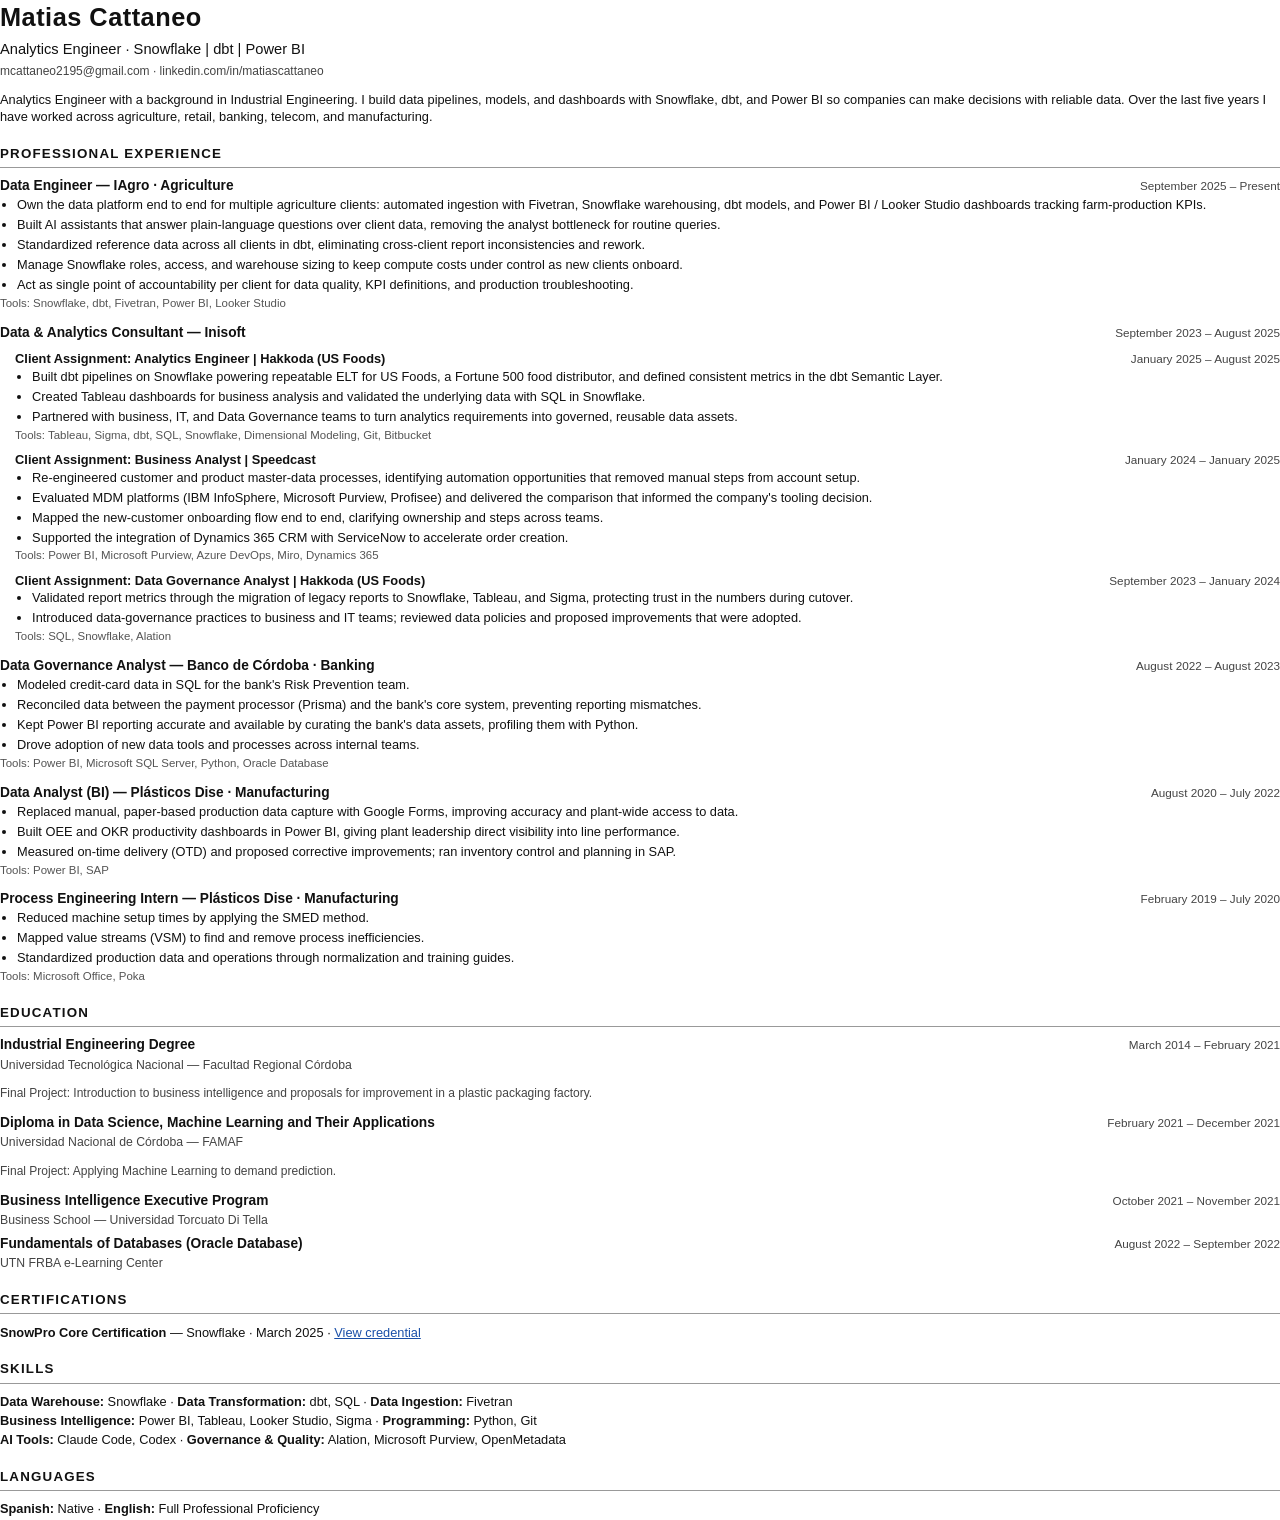
<file: print/cv_en.html>
<!DOCTYPE html>
<html lang="en">
<head>
<meta charset="UTF-8">
<title>Matias Cattaneo — Resume</title>
<style>
  @page { margin: 13mm 15mm; }
  * { box-sizing: border-box; }
  body {
    font-family: Arial, Helvetica, sans-serif;
    font-size: 9.6pt;
    line-height: 1.38;
    color: #111;
    margin: 0;
  }
  a { color: #111; text-decoration: none; }
  a.cred { color: #1a4fa8; text-decoration: underline; }
  header h1 { font-size: 19pt; margin: 0; letter-spacing: 0.5px; }
  .head-role { font-size: 11pt; margin: 1mm 0 0; }
  .head-contact { font-size: 9pt; color: #444; margin: 1mm 0 0; }
  .summary { margin: 3mm 0 0; }
  h2 {
    font-size: 10pt;
    text-transform: uppercase;
    letter-spacing: 1.2px;
    border-bottom: 0.6pt solid #999;
    padding-bottom: 1mm;
    margin: 5mm 0 2.5mm;
  }
  .row { display: flex; justify-content: space-between; align-items: baseline; gap: 4mm; break-after: avoid; }
  .row h3 { font-size: 10.3pt; margin: 0; }
  .row h4 { font-size: 9.6pt; margin: 0; }
  .dates { font-size: 8.8pt; color: #444; white-space: nowrap; }
  .org { font-size: 9.2pt; color: #444; margin: 0.3mm 0 1mm; }
  .job { margin-bottom: 3.2mm; }
  ul { margin: 0; padding-left: 4.5mm; }
  li { margin-bottom: 0.6mm; }
  .tools { font-size: 8.6pt; color: #555; margin: 0.6mm 0 0; }
  .sub { margin: 2mm 0 0 4mm; }
  .edu { margin-bottom: 1.8mm; break-inside: avoid; }
  .edu .note { font-size: 9pt; color: #444; }
  .line { margin: 0.4mm 0; }
</style>
</head>
<body>

<header>
  <h1>Matias Cattaneo</h1>
  <p class="head-role">Analytics Engineer · Snowflake | dbt | Power BI</p>
  <p class="head-contact">mcattaneo2195@gmail.com · linkedin.com/in/matiascattaneo</p>
  <p class="summary">Analytics Engineer with a background in Industrial Engineering. I build data pipelines, models, and dashboards with Snowflake, dbt, and Power BI so companies can make decisions with reliable data. Over the last five years I have worked across agriculture, retail, banking, telecom, and manufacturing.</p>
</header>

<h2>Professional Experience</h2>

<div class="job">
  <div class="row"><h3>Data Engineer — IAgro · Agriculture</h3><span class="dates">September 2025 – Present</span></div>
  <ul>
    <li>Own the data platform end to end for multiple agriculture clients: automated ingestion with Fivetran, Snowflake warehousing, dbt models, and Power BI / Looker Studio dashboards tracking farm-production KPIs.</li>
    <li>Built AI assistants that answer plain-language questions over client data, removing the analyst bottleneck for routine queries.</li>
    <li>Standardized reference data across all clients in dbt, eliminating cross-client report inconsistencies and rework.</li>
    <li>Manage Snowflake roles, access, and warehouse sizing to keep compute costs under control as new clients onboard.</li>
    <li>Act as single point of accountability per client for data quality, KPI definitions, and production troubleshooting.</li>
  </ul>
  <p class="tools">Tools: Snowflake, dbt, Fivetran, Power BI, Looker Studio</p>
</div>

<div class="job">
  <div class="row"><h3>Data &amp; Analytics Consultant — Inisoft</h3><span class="dates">September 2023 – August 2025</span></div>

  <div class="sub">
    <div class="row"><h4>Client Assignment: Analytics Engineer | Hakkoda (US Foods)</h4><span class="dates">January 2025 – August 2025</span></div>
    <ul>
      <li>Built dbt pipelines on Snowflake powering repeatable ELT for US Foods, a Fortune 500 food distributor, and defined consistent metrics in the dbt Semantic Layer.</li>
      <li>Created Tableau dashboards for business analysis and validated the underlying data with SQL in Snowflake.</li>
      <li>Partnered with business, IT, and Data Governance teams to turn analytics requirements into governed, reusable data assets.</li>
    </ul>
    <p class="tools">Tools: Tableau, Sigma, dbt, SQL, Snowflake, Dimensional Modeling, Git, Bitbucket</p>
  </div>

  <div class="sub">
    <div class="row"><h4>Client Assignment: Business Analyst | Speedcast</h4><span class="dates">January 2024 – January 2025</span></div>
    <ul>
      <li>Re-engineered customer and product master-data processes, identifying automation opportunities that removed manual steps from account setup.</li>
      <li>Evaluated MDM platforms (IBM InfoSphere, Microsoft Purview, Profisee) and delivered the comparison that informed the company's tooling decision.</li>
      <li>Mapped the new-customer onboarding flow end to end, clarifying ownership and steps across teams.</li>
      <li>Supported the integration of Dynamics 365 CRM with ServiceNow to accelerate order creation.</li>
    </ul>
    <p class="tools">Tools: Power BI, Microsoft Purview, Azure DevOps, Miro, Dynamics 365</p>
  </div>

  <div class="sub">
    <div class="row"><h4>Client Assignment: Data Governance Analyst | Hakkoda (US Foods)</h4><span class="dates">September 2023 – January 2024</span></div>
    <ul>
      <li>Validated report metrics through the migration of legacy reports to Snowflake, Tableau, and Sigma, protecting trust in the numbers during cutover.</li>
      <li>Introduced data-governance practices to business and IT teams; reviewed data policies and proposed improvements that were adopted.</li>
    </ul>
    <p class="tools">Tools: SQL, Snowflake, Alation</p>
  </div>
</div>

<div class="job">
  <div class="row"><h3>Data Governance Analyst — Banco de Córdoba · Banking</h3><span class="dates">August 2022 – August 2023</span></div>
  <ul>
    <li>Modeled credit-card data in SQL for the bank's Risk Prevention team.</li>
    <li>Reconciled data between the payment processor (Prisma) and the bank's core system, preventing reporting mismatches.</li>
    <li>Kept Power BI reporting accurate and available by curating the bank's data assets, profiling them with Python.</li>
    <li>Drove adoption of new data tools and processes across internal teams.</li>
  </ul>
  <p class="tools">Tools: Power BI, Microsoft SQL Server, Python, Oracle Database</p>
</div>

<div class="job">
  <div class="row"><h3>Data Analyst (BI) — Plásticos Dise · Manufacturing</h3><span class="dates">August 2020 – July 2022</span></div>
  <ul>
    <li>Replaced manual, paper-based production data capture with Google Forms, improving accuracy and plant-wide access to data.</li>
    <li>Built OEE and OKR productivity dashboards in Power BI, giving plant leadership direct visibility into line performance.</li>
    <li>Measured on-time delivery (OTD) and proposed corrective improvements; ran inventory control and planning in SAP.</li>
  </ul>
  <p class="tools">Tools: Power BI, SAP</p>
</div>

<div class="job">
  <div class="row"><h3>Process Engineering Intern — Plásticos Dise · Manufacturing</h3><span class="dates">February 2019 – July 2020</span></div>
  <ul>
    <li>Reduced machine setup times by applying the SMED method.</li>
    <li>Mapped value streams (VSM) to find and remove process inefficiencies.</li>
    <li>Standardized production data and operations through normalization and training guides.</li>
  </ul>
  <p class="tools">Tools: Microsoft Office, Poka</p>
</div>

<h2>Education</h2>

<div class="edu">
  <div class="row"><h3>Industrial Engineering Degree</h3><span class="dates">March 2014 – February 2021</span></div>
  <p class="org">Universidad Tecnológica Nacional — Facultad Regional Córdoba</p>
  <p class="note">Final Project: Introduction to business intelligence and proposals for improvement in a plastic packaging factory.</p>
</div>
<div class="edu">
  <div class="row"><h3>Diploma in Data Science, Machine Learning and Their Applications</h3><span class="dates">February 2021 – December 2021</span></div>
  <p class="org">Universidad Nacional de Córdoba — FAMAF</p>
  <p class="note">Final Project: Applying Machine Learning to demand prediction.</p>
</div>
<div class="edu">
  <div class="row"><h3>Business Intelligence Executive Program</h3><span class="dates">October 2021 – November 2021</span></div>
  <p class="org">Business School — Universidad Torcuato Di Tella</p>
</div>
<div class="edu">
  <div class="row"><h3>Fundamentals of Databases (Oracle Database)</h3><span class="dates">August 2022 – September 2022</span></div>
  <p class="org">UTN FRBA e-Learning Center</p>
</div>

<h2>Certifications</h2>
<p class="line"><b>SnowPro Core Certification</b> — Snowflake · March 2025 · <a class="cred" href="https://achieve.snowflake.com/28c1f5fc-b68b-4dea-9faf-e282e748a96b#acc.XBHFcNiZ">View credential</a></p>

<h2>Skills</h2>
<p class="line"><b>Data Warehouse:</b> Snowflake · <b>Data Transformation:</b> dbt, SQL · <b>Data Ingestion:</b> Fivetran</p>
<p class="line"><b>Business Intelligence:</b> Power BI, Tableau, Looker Studio, Sigma · <b>Programming:</b> Python, Git</p>
<p class="line"><b>AI Tools:</b> Claude Code, Codex · <b>Governance &amp; Quality:</b> Alation, Microsoft Purview, OpenMetadata</p>

<h2>Languages</h2>
<p class="line"><b>Spanish:</b> Native · <b>English:</b> Full Professional Proficiency</p>

</body>
</html>
</file>
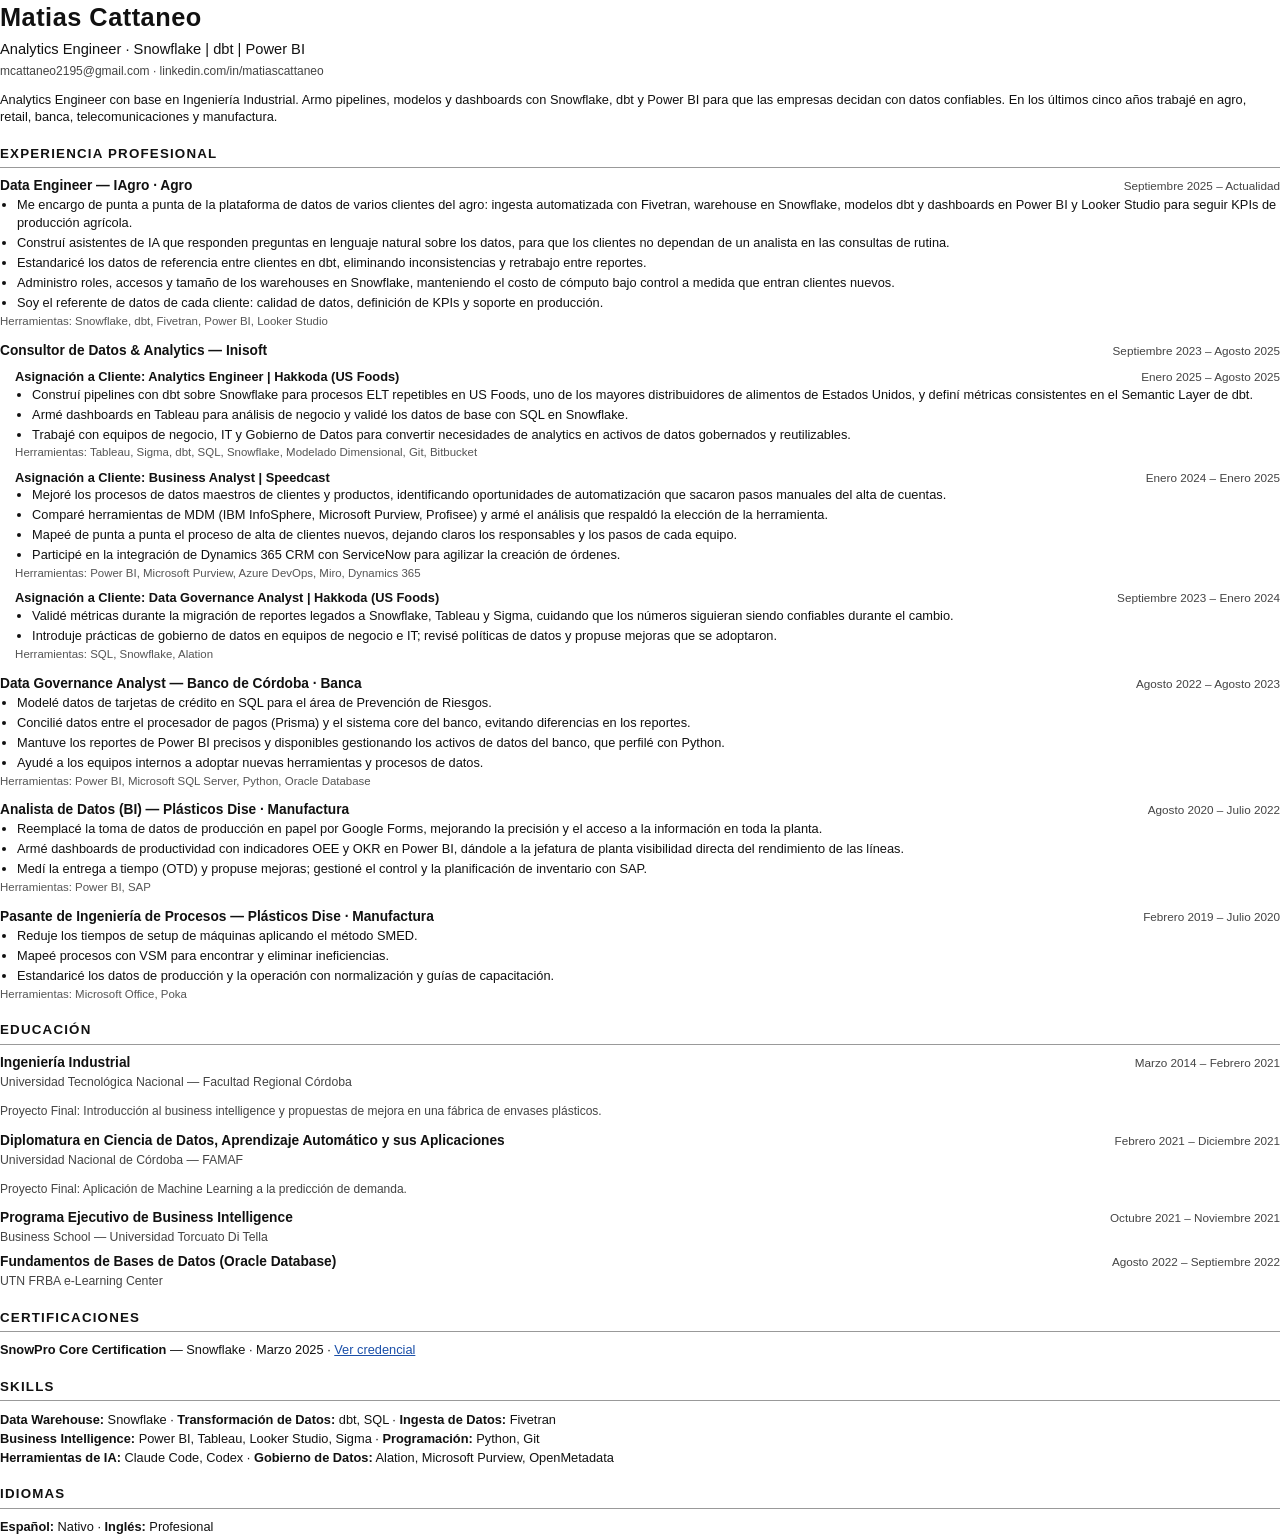
<file: print/cv_es.html>
<!DOCTYPE html>
<html lang="es">
<head>
<meta charset="UTF-8">
<title>Matias Cattaneo — CV</title>
<style>
  @page { margin: 13mm 15mm; }
  * { box-sizing: border-box; }
  body {
    font-family: Arial, Helvetica, sans-serif;
    font-size: 9.6pt;
    line-height: 1.38;
    color: #111;
    margin: 0;
  }
  a { color: #111; text-decoration: none; }
  a.cred { color: #1a4fa8; text-decoration: underline; }
  header h1 { font-size: 19pt; margin: 0; letter-spacing: 0.5px; }
  .head-role { font-size: 11pt; margin: 1mm 0 0; }
  .head-contact { font-size: 9pt; color: #444; margin: 1mm 0 0; }
  .summary { margin: 3mm 0 0; }
  h2 {
    font-size: 10pt;
    text-transform: uppercase;
    letter-spacing: 1.2px;
    border-bottom: 0.6pt solid #999;
    padding-bottom: 1mm;
    margin: 5mm 0 2.5mm;
  }
  .row { display: flex; justify-content: space-between; align-items: baseline; gap: 4mm; break-after: avoid; }
  .row h3 { font-size: 10.3pt; margin: 0; }
  .row h4 { font-size: 9.6pt; margin: 0; }
  .dates { font-size: 8.8pt; color: #444; white-space: nowrap; }
  .org { font-size: 9.2pt; color: #444; margin: 0.3mm 0 1mm; }
  .job { margin-bottom: 3.2mm; }
  ul { margin: 0; padding-left: 4.5mm; }
  li { margin-bottom: 0.6mm; }
  .tools { font-size: 8.6pt; color: #555; margin: 0.6mm 0 0; }
  .sub { margin: 2mm 0 0 4mm; }
  .edu { margin-bottom: 1.8mm; break-inside: avoid; }
  .edu .note { font-size: 9pt; color: #444; }
  .line { margin: 0.4mm 0; }
</style>
</head>
<body>

<header>
  <h1>Matias Cattaneo</h1>
  <p class="head-role">Analytics Engineer · Snowflake | dbt | Power BI</p>
  <p class="head-contact">mcattaneo2195@gmail.com · linkedin.com/in/matiascattaneo</p>
  <p class="summary">Analytics Engineer con base en Ingeniería Industrial. Armo pipelines, modelos y dashboards con Snowflake, dbt y Power BI para que las empresas decidan con datos confiables. En los últimos cinco años trabajé en agro, retail, banca, telecomunicaciones y manufactura.</p>
</header>

<h2>Experiencia Profesional</h2>

<div class="job">
  <div class="row"><h3>Data Engineer — IAgro · Agro</h3><span class="dates">Septiembre 2025 – Actualidad</span></div>
  <ul>
    <li>Me encargo de punta a punta de la plataforma de datos de varios clientes del agro: ingesta automatizada con Fivetran, warehouse en Snowflake, modelos dbt y dashboards en Power BI y Looker Studio para seguir KPIs de producción agrícola.</li>
    <li>Construí asistentes de IA que responden preguntas en lenguaje natural sobre los datos, para que los clientes no dependan de un analista en las consultas de rutina.</li>
    <li>Estandaricé los datos de referencia entre clientes en dbt, eliminando inconsistencias y retrabajo entre reportes.</li>
    <li>Administro roles, accesos y tamaño de los warehouses en Snowflake, manteniendo el costo de cómputo bajo control a medida que entran clientes nuevos.</li>
    <li>Soy el referente de datos de cada cliente: calidad de datos, definición de KPIs y soporte en producción.</li>
  </ul>
  <p class="tools">Herramientas: Snowflake, dbt, Fivetran, Power BI, Looker Studio</p>
</div>

<div class="job">
  <div class="row"><h3>Consultor de Datos &amp; Analytics — Inisoft</h3><span class="dates">Septiembre 2023 – Agosto 2025</span></div>

  <div class="sub">
    <div class="row"><h4>Asignación a Cliente: Analytics Engineer | Hakkoda (US Foods)</h4><span class="dates">Enero 2025 – Agosto 2025</span></div>
    <ul>
      <li>Construí pipelines con dbt sobre Snowflake para procesos ELT repetibles en US Foods, uno de los mayores distribuidores de alimentos de Estados Unidos, y definí métricas consistentes en el Semantic Layer de dbt.</li>
      <li>Armé dashboards en Tableau para análisis de negocio y validé los datos de base con SQL en Snowflake.</li>
      <li>Trabajé con equipos de negocio, IT y Gobierno de Datos para convertir necesidades de analytics en activos de datos gobernados y reutilizables.</li>
    </ul>
    <p class="tools">Herramientas: Tableau, Sigma, dbt, SQL, Snowflake, Modelado Dimensional, Git, Bitbucket</p>
  </div>

  <div class="sub">
    <div class="row"><h4>Asignación a Cliente: Business Analyst | Speedcast</h4><span class="dates">Enero 2024 – Enero 2025</span></div>
    <ul>
      <li>Mejoré los procesos de datos maestros de clientes y productos, identificando oportunidades de automatización que sacaron pasos manuales del alta de cuentas.</li>
      <li>Comparé herramientas de MDM (IBM InfoSphere, Microsoft Purview, Profisee) y armé el análisis que respaldó la elección de la herramienta.</li>
      <li>Mapeé de punta a punta el proceso de alta de clientes nuevos, dejando claros los responsables y los pasos de cada equipo.</li>
      <li>Participé en la integración de Dynamics 365 CRM con ServiceNow para agilizar la creación de órdenes.</li>
    </ul>
    <p class="tools">Herramientas: Power BI, Microsoft Purview, Azure DevOps, Miro, Dynamics 365</p>
  </div>

  <div class="sub">
    <div class="row"><h4>Asignación a Cliente: Data Governance Analyst | Hakkoda (US Foods)</h4><span class="dates">Septiembre 2023 – Enero 2024</span></div>
    <ul>
      <li>Validé métricas durante la migración de reportes legados a Snowflake, Tableau y Sigma, cuidando que los números siguieran siendo confiables durante el cambio.</li>
      <li>Introduje prácticas de gobierno de datos en equipos de negocio e IT; revisé políticas de datos y propuse mejoras que se adoptaron.</li>
    </ul>
    <p class="tools">Herramientas: SQL, Snowflake, Alation</p>
  </div>
</div>

<div class="job">
  <div class="row"><h3>Data Governance Analyst — Banco de Córdoba · Banca</h3><span class="dates">Agosto 2022 – Agosto 2023</span></div>
  <ul>
    <li>Modelé datos de tarjetas de crédito en SQL para el área de Prevención de Riesgos.</li>
    <li>Concilié datos entre el procesador de pagos (Prisma) y el sistema core del banco, evitando diferencias en los reportes.</li>
    <li>Mantuve los reportes de Power BI precisos y disponibles gestionando los activos de datos del banco, que perfilé con Python.</li>
    <li>Ayudé a los equipos internos a adoptar nuevas herramientas y procesos de datos.</li>
  </ul>
  <p class="tools">Herramientas: Power BI, Microsoft SQL Server, Python, Oracle Database</p>
</div>

<div class="job">
  <div class="row"><h3>Analista de Datos (BI) — Plásticos Dise · Manufactura</h3><span class="dates">Agosto 2020 – Julio 2022</span></div>
  <ul>
    <li>Reemplacé la toma de datos de producción en papel por Google Forms, mejorando la precisión y el acceso a la información en toda la planta.</li>
    <li>Armé dashboards de productividad con indicadores OEE y OKR en Power BI, dándole a la jefatura de planta visibilidad directa del rendimiento de las líneas.</li>
    <li>Medí la entrega a tiempo (OTD) y propuse mejoras; gestioné el control y la planificación de inventario con SAP.</li>
  </ul>
  <p class="tools">Herramientas: Power BI, SAP</p>
</div>

<div class="job">
  <div class="row"><h3>Pasante de Ingeniería de Procesos — Plásticos Dise · Manufactura</h3><span class="dates">Febrero 2019 – Julio 2020</span></div>
  <ul>
    <li>Reduje los tiempos de setup de máquinas aplicando el método SMED.</li>
    <li>Mapeé procesos con VSM para encontrar y eliminar ineficiencias.</li>
    <li>Estandaricé los datos de producción y la operación con normalización y guías de capacitación.</li>
  </ul>
  <p class="tools">Herramientas: Microsoft Office, Poka</p>
</div>

<h2>Educación</h2>

<div class="edu">
  <div class="row"><h3>Ingeniería Industrial</h3><span class="dates">Marzo 2014 – Febrero 2021</span></div>
  <p class="org">Universidad Tecnológica Nacional — Facultad Regional Córdoba</p>
  <p class="note">Proyecto Final: Introducción al business intelligence y propuestas de mejora en una fábrica de envases plásticos.</p>
</div>
<div class="edu">
  <div class="row"><h3>Diplomatura en Ciencia de Datos, Aprendizaje Automático y sus Aplicaciones</h3><span class="dates">Febrero 2021 – Diciembre 2021</span></div>
  <p class="org">Universidad Nacional de Córdoba — FAMAF</p>
  <p class="note">Proyecto Final: Aplicación de Machine Learning a la predicción de demanda.</p>
</div>
<div class="edu">
  <div class="row"><h3>Programa Ejecutivo de Business Intelligence</h3><span class="dates">Octubre 2021 – Noviembre 2021</span></div>
  <p class="org">Business School — Universidad Torcuato Di Tella</p>
</div>
<div class="edu">
  <div class="row"><h3>Fundamentos de Bases de Datos (Oracle Database)</h3><span class="dates">Agosto 2022 – Septiembre 2022</span></div>
  <p class="org">UTN FRBA e-Learning Center</p>
</div>

<h2>Certificaciones</h2>
<p class="line"><b>SnowPro Core Certification</b> — Snowflake · Marzo 2025 · <a class="cred" href="https://achieve.snowflake.com/28c1f5fc-b68b-4dea-9faf-e282e748a96b#acc.XBHFcNiZ">Ver credencial</a></p>

<h2>Skills</h2>
<p class="line"><b>Data Warehouse:</b> Snowflake · <b>Transformación de Datos:</b> dbt, SQL · <b>Ingesta de Datos:</b> Fivetran</p>
<p class="line"><b>Business Intelligence:</b> Power BI, Tableau, Looker Studio, Sigma · <b>Programación:</b> Python, Git</p>
<p class="line"><b>Herramientas de IA:</b> Claude Code, Codex · <b>Gobierno de Datos:</b> Alation, Microsoft Purview, OpenMetadata</p>

<h2>Idiomas</h2>
<p class="line"><b>Español:</b> Nativo · <b>Inglés:</b> Profesional</p>

</body>
</html>
</file>
<file: styles.css>
/* ==========================================================
   Design tokens — light (default) and dark.
   Dark applies via the manual toggle ([data-theme="dark"]) or,
   when JS is unavailable, via the system preference.
   All pairs verified against WCAG 2.1 AA contrast (>= 4.5:1).
   ========================================================== */
:root {
  --bg: #f6f7f9;
  --surface: #ffffff;
  --surface-2: #eef1f5;
  --ink: #16202b;
  --ink-soft: #4b5a68;
  --accent: #1761d9;
  --accent-ink: #ffffff;
  --accent-soft: #e8f0fe;
  --line: #e3e7ec;
  --shadow: 0 1px 3px rgba(22, 32, 43, 0.07), 0 8px 24px rgba(22, 32, 43, 0.05);
  --shadow-lift: 0 4px 10px rgba(22, 32, 43, 0.1), 0 16px 32px rgba(22, 32, 43, 0.09);
  --radius: 12px;
  --maxw: 880px;
}

:root[data-theme="dark"] {
  --bg: #0e141b;
  --surface: #161d26;
  --surface-2: #1d2733;
  --ink: #e7edf3;
  --ink-soft: #9fb0c0;
  --accent: #6ea8fe;
  --accent-ink: #0e141b;
  --accent-soft: #1c2a3e;
  --line: #273341;
  --shadow: 0 1px 3px rgba(0, 0, 0, 0.4), 0 8px 24px rgba(0, 0, 0, 0.3);
  --shadow-lift: 0 4px 10px rgba(0, 0, 0, 0.5), 0 16px 32px rgba(0, 0, 0, 0.4);
}

@media (prefers-color-scheme: dark) {
  :root:not([data-theme="light"]):not([data-theme="dark"]) {
    --bg: #0e141b;
    --surface: #161d26;
    --surface-2: #1d2733;
    --ink: #e7edf3;
    --ink-soft: #9fb0c0;
    --accent: #6ea8fe;
    --accent-ink: #0e141b;
    --accent-soft: #1c2a3e;
    --line: #273341;
    --shadow: 0 1px 3px rgba(0, 0, 0, 0.4), 0 8px 24px rgba(0, 0, 0, 0.3);
    --shadow-lift: 0 4px 10px rgba(0, 0, 0, 0.5), 0 16px 32px rgba(0, 0, 0, 0.4);
  }
}

* { box-sizing: border-box; margin: 0; padding: 0; }

html {
  scroll-behavior: smooth;
  scroll-padding-top: 72px;
}

body {
  font-family: -apple-system, BlinkMacSystemFont, "Segoe UI", Roboto, Helvetica, Arial, sans-serif;
  background: var(--bg);
  color: var(--ink);
  line-height: 1.6;
  -webkit-font-smoothing: antialiased;
  transition: background 0.25s ease, color 0.25s ease;
}

a { color: var(--accent); }
a:focus-visible,
button:focus-visible {
  outline: 2px solid var(--accent);
  outline-offset: 2px;
  border-radius: 4px;
}

.wrap {
  max-width: var(--maxw);
  margin: 0 auto;
  padding: 0 20px;
}

.skip-link {
  position: absolute;
  left: -9999px;
  top: 0;
  background: var(--accent);
  color: var(--accent-ink);
  padding: 8px 16px;
  z-index: 100;
}
.skip-link:focus { left: 0; }

/* ---------- Sticky navigation ---------- */
.site-nav {
  position: sticky;
  top: 0;
  z-index: 50;
  background: color-mix(in srgb, var(--surface) 88%, transparent);
  backdrop-filter: blur(8px);
  border-bottom: 1px solid var(--line);
}
.site-nav .wrap {
  display: flex;
  align-items: center;
  gap: 12px;
  height: 56px;
}
.brand {
  font-weight: 700;
  font-size: 0.95rem;
  color: var(--ink);
  text-decoration: none;
  white-space: nowrap;
}
.nav-links {
  display: flex;
  align-items: center;
  gap: 2px;
  list-style: none;
  margin-left: auto;
  overflow-x: auto;
  scrollbar-width: none;
}
.nav-links::-webkit-scrollbar { display: none; }
.nav-links a {
  display: block;
  padding: 6px 10px;
  font-size: 0.85rem;
  font-weight: 500;
  color: var(--ink-soft);
  text-decoration: none;
  border-radius: 6px;
  white-space: nowrap;
  transition: color 0.2s ease, background 0.2s ease;
}
.nav-links a:hover { color: var(--accent); background: var(--accent-soft); }

.lang-switch {
  display: flex;
  gap: 4px;
  border: 1px solid var(--line);
  border-radius: 999px;
  padding: 2px;
}
.lang-btn {
  padding: 3px 11px;
  font-size: 0.78rem;
  font-weight: 600;
  color: var(--ink-soft);
  text-decoration: none;
  border-radius: 999px;
  white-space: nowrap;
  transition: color 0.2s ease, background 0.2s ease;
}
.lang-btn:hover { color: var(--accent); }
.lang-btn[aria-current="page"] {
  background: var(--accent);
  color: var(--accent-ink);
}

.theme-toggle {
  display: none;
  align-items: center;
  justify-content: center;
  width: 34px;
  height: 34px;
  font: inherit;
  color: var(--ink-soft);
  background: transparent;
  border: 1px solid var(--line);
  border-radius: 50%;
  cursor: pointer;
  transition: color 0.2s ease, border-color 0.2s ease;
}
.theme-toggle:hover { color: var(--accent); border-color: var(--accent); }
:root[data-theme] .theme-toggle { display: inline-flex; }
.icon-sun { display: none; }
:root[data-theme="dark"] .icon-sun { display: block; }
:root[data-theme="dark"] .icon-moon { display: none; }

/* ---------- Hero / About ---------- */
.hero { padding: 64px 0 56px; }
.hero .wrap { max-width: 1180px; }
.hero-copy { flex: 1; min-width: 0; }
.hero-art {
  flex: 0 0 auto;
  width: 330px;
  height: 330px;
  color: var(--accent);
  opacity: 0.5;
  pointer-events: none;
}
@media (max-width: 1080px) { .hero-art { display: none; } }
.hero-grid {
  display: flex;
  align-items: center;
  justify-content: center;
  gap: 40px;
}
.avatar {
  flex: 0 0 auto;
  width: 180px;
  height: 180px;
  border-radius: 50%;
  border: 3px solid var(--accent);
  background: var(--accent-soft);
  position: relative;
  overflow: hidden;
  display: grid;
  place-items: center;
  color: var(--ink);
  font-size: 2.8rem;
  font-weight: 700;
  letter-spacing: 1px;
}
.avatar::before { content: "MC"; }
.avatar img {
  position: absolute;
  inset: 0;
  width: 100%;
  height: 100%;
  object-fit: cover;
}
.hero h1 {
  font-size: clamp(1.8rem, 4.5vw, 2.4rem);
  line-height: 1.15;
  letter-spacing: -0.02em;
}
.hero .role {
  margin-top: 6px;
  font-size: 1.1rem;
  font-weight: 600;
  color: var(--accent);
}
.hero .pitch {
  margin-top: 14px;
  font-size: 1rem;
  color: var(--ink-soft);
  text-wrap: pretty;
}
.proof-bar {
  display: flex;
  flex-wrap: wrap;
  gap: 8px 20px;
  margin-top: 18px;
  padding: 0;
  list-style: none;
  font-size: 0.85rem;
  font-weight: 600;
  color: var(--ink-soft);
}
.proof-bar li::before {
  content: "✓";
  color: var(--accent);
  margin-right: 6px;
  font-weight: 700;
}
.hero-cta {
  display: flex;
  flex-wrap: wrap;
  gap: 12px;
  margin-top: 26px;
}
.btn {
  display: inline-flex;
  align-items: center;
  justify-content: center;
  gap: 8px;
  padding: 11px 22px;
  font: inherit;
  font-size: 0.9rem;
  font-weight: 600;
  text-decoration: none;
  border-radius: 8px;
  cursor: pointer;
  transition: transform 0.2s ease, box-shadow 0.2s ease;
}
.btn:hover { transform: translateY(-2px); box-shadow: var(--shadow); }
.btn-primary {
  background: var(--accent);
  color: var(--accent-ink);
  border: 1px solid var(--accent);
}
.btn-secondary {
  background: transparent;
  color: var(--accent);
  border: 1px solid var(--accent);
}

/* ---------- Sections ---------- */
section { padding: 40px 0; }
.section-title {
  font-size: 1.3rem;
  letter-spacing: -0.01em;
  margin-bottom: 6px;
}
.section-sub {
  font-size: 0.9rem;
  color: var(--ink-soft);
  margin-bottom: 24px;
}
.section-title:last-child { margin-bottom: 24px; }

.card {
  background: var(--surface);
  border: 1px solid var(--line);
  border-radius: var(--radius);
  box-shadow: var(--shadow);
  padding: 20px 22px;
}

/* ---------- Skills ---------- */
.skills-grid {
  display: grid;
  grid-template-columns: repeat(auto-fill, minmax(240px, 1fr));
  gap: 14px;
}
.skill-card, .edu-card, .cert-card, .contact-tile {
  transition: transform 0.25s ease, box-shadow 0.25s ease;
}
.skill-card:hover, .edu-card:hover, .cert-card:hover, .contact-tile:hover {
  transform: translateY(-4px);
  box-shadow: var(--shadow-lift);
}
.skill-card h3 {
  font-size: 0.85rem;
  text-transform: uppercase;
  letter-spacing: 0.8px;
  color: var(--ink-soft);
  margin-bottom: 10px;
}
.chips {
  display: flex;
  flex-wrap: wrap;
  gap: 6px;
  list-style: none;
}
.chips li {
  font-size: 0.83rem;
  font-weight: 500;
  color: var(--ink);
  background: var(--surface-2);
  border: 1px solid var(--line);
  padding: 3px 10px;
  border-radius: 999px;
}

/* ---------- Certifications ---------- */
.cert-card {
  display: flex;
  align-items: center;
  gap: 18px;
  border-left: 4px solid var(--accent);
}
.cert-badge {
  flex: 0 0 auto;
  width: 52px;
  height: 52px;
  border-radius: 10px;
  background: var(--accent-soft);
  display: grid;
  place-items: center;
  font-size: 1.4rem;
}
.cert-card h3 { font-size: 1rem; }
.cert-card .meta { font-size: 0.85rem; color: var(--ink-soft); margin-top: 2px; }
.cert-link {
  display: inline-block;
  margin-top: 8px;
  font-size: 0.85rem;
  font-weight: 600;
  text-decoration: none;
}
.cert-link:hover { text-decoration: underline; }

/* ---------- Experience ---------- */
.job { margin-bottom: 18px; }
.job:last-child { margin-bottom: 0; }
.job-head {
  display: flex;
  flex-wrap: wrap;
  align-items: baseline;
  gap: 4px 12px;
}
.job-head h3 { font-size: 1.05rem; }
.job-head .dates {
  margin-left: auto;
  font-size: 0.82rem;
  font-weight: 500;
  color: var(--ink-soft);
  white-space: nowrap;
}
.job .org {
  font-size: 0.9rem;
  font-weight: 600;
  color: var(--accent);
  margin-top: 2px;
}
.job ul {
  margin: 12px 0 0 18px;
}
.job li {
  font-size: 0.91rem;
  color: var(--ink);
  margin-bottom: 7px;
}
.job li:last-child { margin-bottom: 0; }
.tags {
  margin-top: 12px;
  font-size: 0.8rem;
  color: var(--ink-soft);
}
.tags b { color: var(--ink); font-weight: 600; }
.engagements {
  margin-top: 16px;
  padding-left: 18px;
  border-left: 2px solid var(--accent-soft);
  display: grid;
  gap: 18px;
}
.engagement h4 { font-size: 0.95rem; }
.engagement .dates {
  font-size: 0.8rem;
  font-weight: 500;
  color: var(--ink-soft);
}
.engagement ul { margin: 10px 0 0 18px; }
.engagement li {
  font-size: 0.89rem;
  margin-bottom: 6px;
}
.engagement li:last-child { margin-bottom: 0; }

/* ---------- Education ---------- */
.edu-grid {
  display: grid;
  grid-template-columns: repeat(auto-fill, minmax(320px, 1fr));
  gap: 14px;
}
.edu-card h3 { font-size: 0.95rem; }
.edu-card .meta { font-size: 0.82rem; color: var(--ink-soft); margin-top: 4px; }
.edu-card .note { font-size: 0.85rem; color: var(--ink-soft); margin-top: 8px; }
.edu-card .note b { color: var(--ink); font-weight: 600; }

/* ---------- Contact ---------- */
.contact-lead {
  text-align: center;
  font-size: 0.98rem;
  color: var(--ink-soft);
  max-width: 52ch;
  margin: 8px auto 28px;
}
.contact-grid {
  display: grid;
  grid-template-columns: repeat(auto-fit, minmax(220px, 1fr));
  gap: 16px;
  max-width: 880px;
  margin: 0 auto;
}
.contact-tile {
  display: flex;
  flex-direction: column;
  align-items: center;
  gap: 6px;
  padding: 30px 22px;
  text-align: center;
  text-decoration: none;
}
.tile-icon {
  width: 56px;
  height: 56px;
  border-radius: 50%;
  background: var(--accent-soft);
  color: var(--accent);
  display: grid;
  place-items: center;
  margin-bottom: 8px;
}
.tile-label {
  font-weight: 700;
  font-size: 1rem;
  color: var(--ink);
}
.tile-value {
  font-size: 0.88rem;
  color: var(--ink-soft);
  overflow-wrap: anywhere;
}
.languages {
  text-align: center;
  margin-top: 24px;
  font-size: 0.85rem;
  color: var(--ink-soft);
}
.languages b { color: var(--ink); font-weight: 600; }

/* ---------- Animations ----------
   Hero rises on load; sections reveal on scroll.
   Gated behind html.anim, which app.js adds only when
   prefers-reduced-motion is not set — no JS, no motion,
   content always visible. */
@keyframes rise {
  from { opacity: 0; transform: translateY(16px); }
  to { opacity: 1; transform: none; }
}
html.anim .hero .avatar { animation: rise 0.5s ease both; }
html.anim .hero h1 { animation: rise 0.5s ease 0.05s both; }
html.anim .hero .role { animation: rise 0.5s ease 0.1s both; }
html.anim .hero .pitch { animation: rise 0.5s ease 0.15s both; }
html.anim .hero .proof-bar { animation: rise 0.5s ease 0.2s both; }
html.anim .hero .hero-cta { animation: rise 0.5s ease 0.25s both; }

html.anim .reveal {
  opacity: 0;
  transform: translateY(18px);
  transition: opacity 0.6s ease, transform 0.6s ease;
}
html.anim .reveal.in {
  opacity: 1;
  transform: none;
}

/* Hero background art: rotating hexagons, pulsing nodes, flowing lines */
html.anim .art-spin {
  animation: spin 50s linear infinite;
  transform-origin: center;
  transform-box: fill-box;
}
html.anim .art-spin-rev {
  animation: spin 70s linear infinite reverse;
  transform-origin: center;
  transform-box: fill-box;
}
html.anim .art-pulse { animation: pulse 3s ease-in-out infinite; }
html.anim .art-pulse-late { animation: pulse 3s ease-in-out 1.5s infinite; }
html.anim .art-flow { animation: flow 1.4s linear infinite; }

@keyframes spin { to { transform: rotate(360deg); } }
@keyframes pulse {
  0%, 100% { opacity: 0.3; }
  50% { opacity: 1; }
}
@keyframes flow { to { stroke-dashoffset: -32; } }

/* ---------- Responsive ---------- */
@media (max-width: 640px) {
  .hero { padding: 44px 0 40px; }
  .hero-grid { flex-direction: column; text-align: center; }
  .avatar { width: 144px; height: 144px; font-size: 2.3rem; }
  .hero .pitch { margin-left: auto; margin-right: auto; }
  .proof-bar { justify-content: center; }
  .hero-cta { justify-content: center; }
  .job-head .dates { margin-left: 0; width: 100%; }
}

@media (prefers-reduced-motion: reduce) {
  html { scroll-behavior: auto; }
  .btn, .card, .nav-links a, .lang-btn, .theme-toggle, body { transition: none; }
  .btn:hover, .skill-card:hover, .edu-card:hover, .cert-card:hover, .contact-tile:hover { transform: none; }
}

/* ==========================================================
   Print — clean single-column resume for PDF export.
   Token override repeats :root[data-theme="dark"] so a manual
   dark theme never leaks into the PDF.
   ========================================================== */
@media print {
  :root, :root[data-theme="dark"] {
    --bg: #ffffff;
    --surface: #ffffff;
    --surface-2: #f2f2f2;
    --ink: #000000;
    --ink-soft: #333333;
    --accent: #1a4fa8;
    --accent-soft: #eeeeee;
    --line: #cccccc;
    --shadow: none;
    --shadow-lift: none;
  }
  @page { margin: 14mm; }
  body { font-size: 10.5pt; line-height: 1.45; }
  html.anim .reveal,
  html.anim .hero .avatar, html.anim .hero h1, html.anim .hero .role,
  html.anim .hero .pitch, html.anim .hero .proof-bar, html.anim .hero .hero-cta {
    opacity: 1 !important;
    transform: none !important;
    animation: none !important;
    transition: none !important;
  }
  .site-nav, .skip-link, .hero-cta, .hero-art { display: none; }
  .hero { padding: 0 0 16px; }
  .avatar { display: none; }
  section { padding: 12px 0; }
  .section-sub { margin-bottom: 12px; }
  .card {
    border: none;
    box-shadow: none;
    padding: 0;
    border-radius: 0;
  }
  .cert-card { border-left: 3px solid var(--accent); padding-left: 12px; }
  .cert-badge { display: none; }
  .skills-grid, .edu-grid { gap: 10px; }
  .skill-card, .edu-card { border: 1px solid var(--line); padding: 10px 12px; }
  .job, .engagement, .skill-card, .edu-card, .cert-card { break-inside: avoid; }
  a { color: var(--ink); text-decoration: none; }
  .cert-link::after {
    content: " — " attr(href);
    font-size: 9pt;
    color: var(--ink-soft);
  }
  .contact-lead { display: none; }
  .contact-grid { max-width: none; }
  .contact-tile { padding: 0; align-items: flex-start; text-align: left; }
  .tile-icon { display: none; }
  .languages { text-align: left; }
}
</file>
